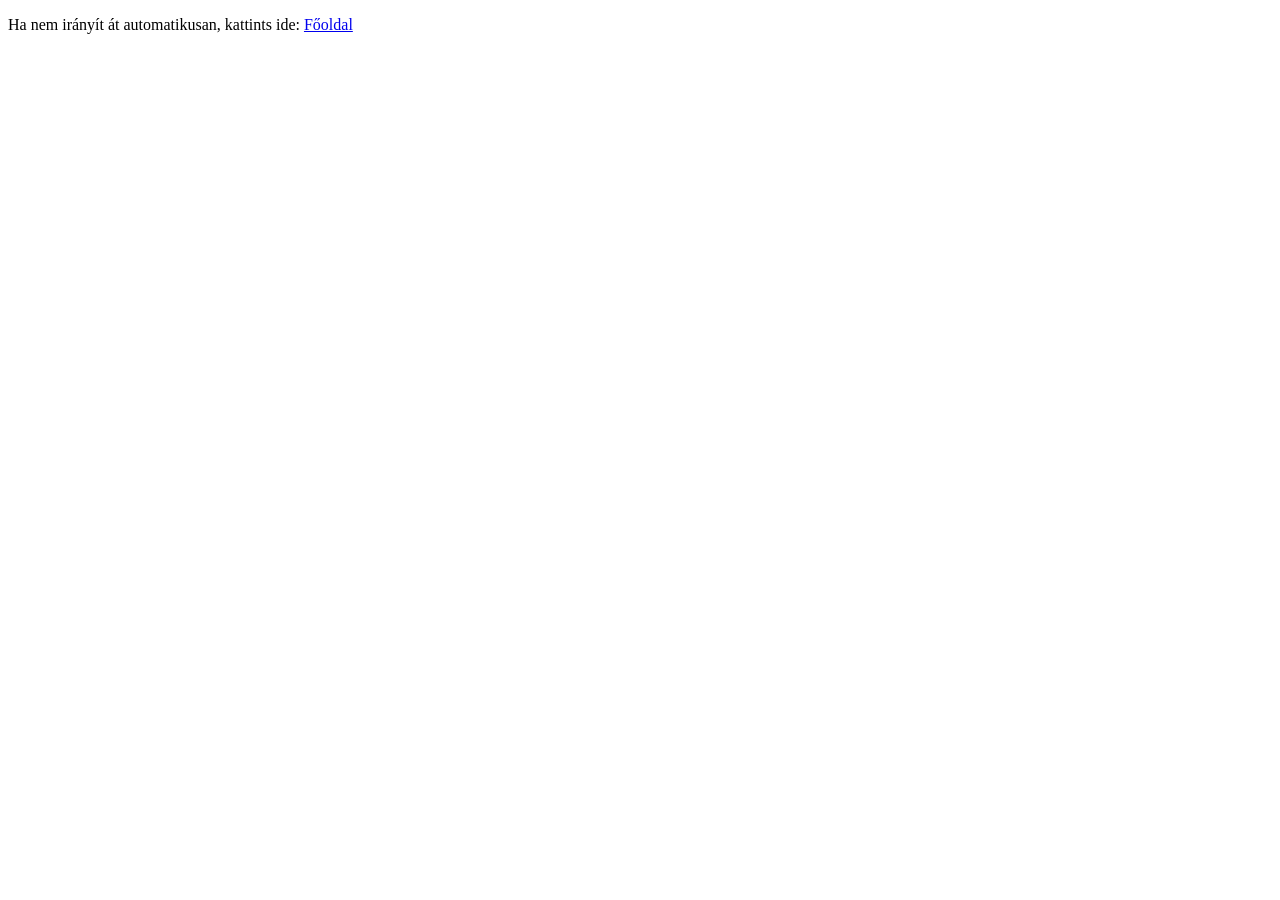
<file: index.html>
<!doctype html>
<html lang="hu">
  <head>
    <meta charset="utf-8" />
    <meta name="viewport" content="width=device-width, initial-scale=1" />
    <title>Átirányítás...</title>
  </head>
  <body>
    <p>Ha nem irányít át automatikusan, kattints ide: <a href="fooldal.html">Főoldal</a></p>
  </body>
</html>
</file>
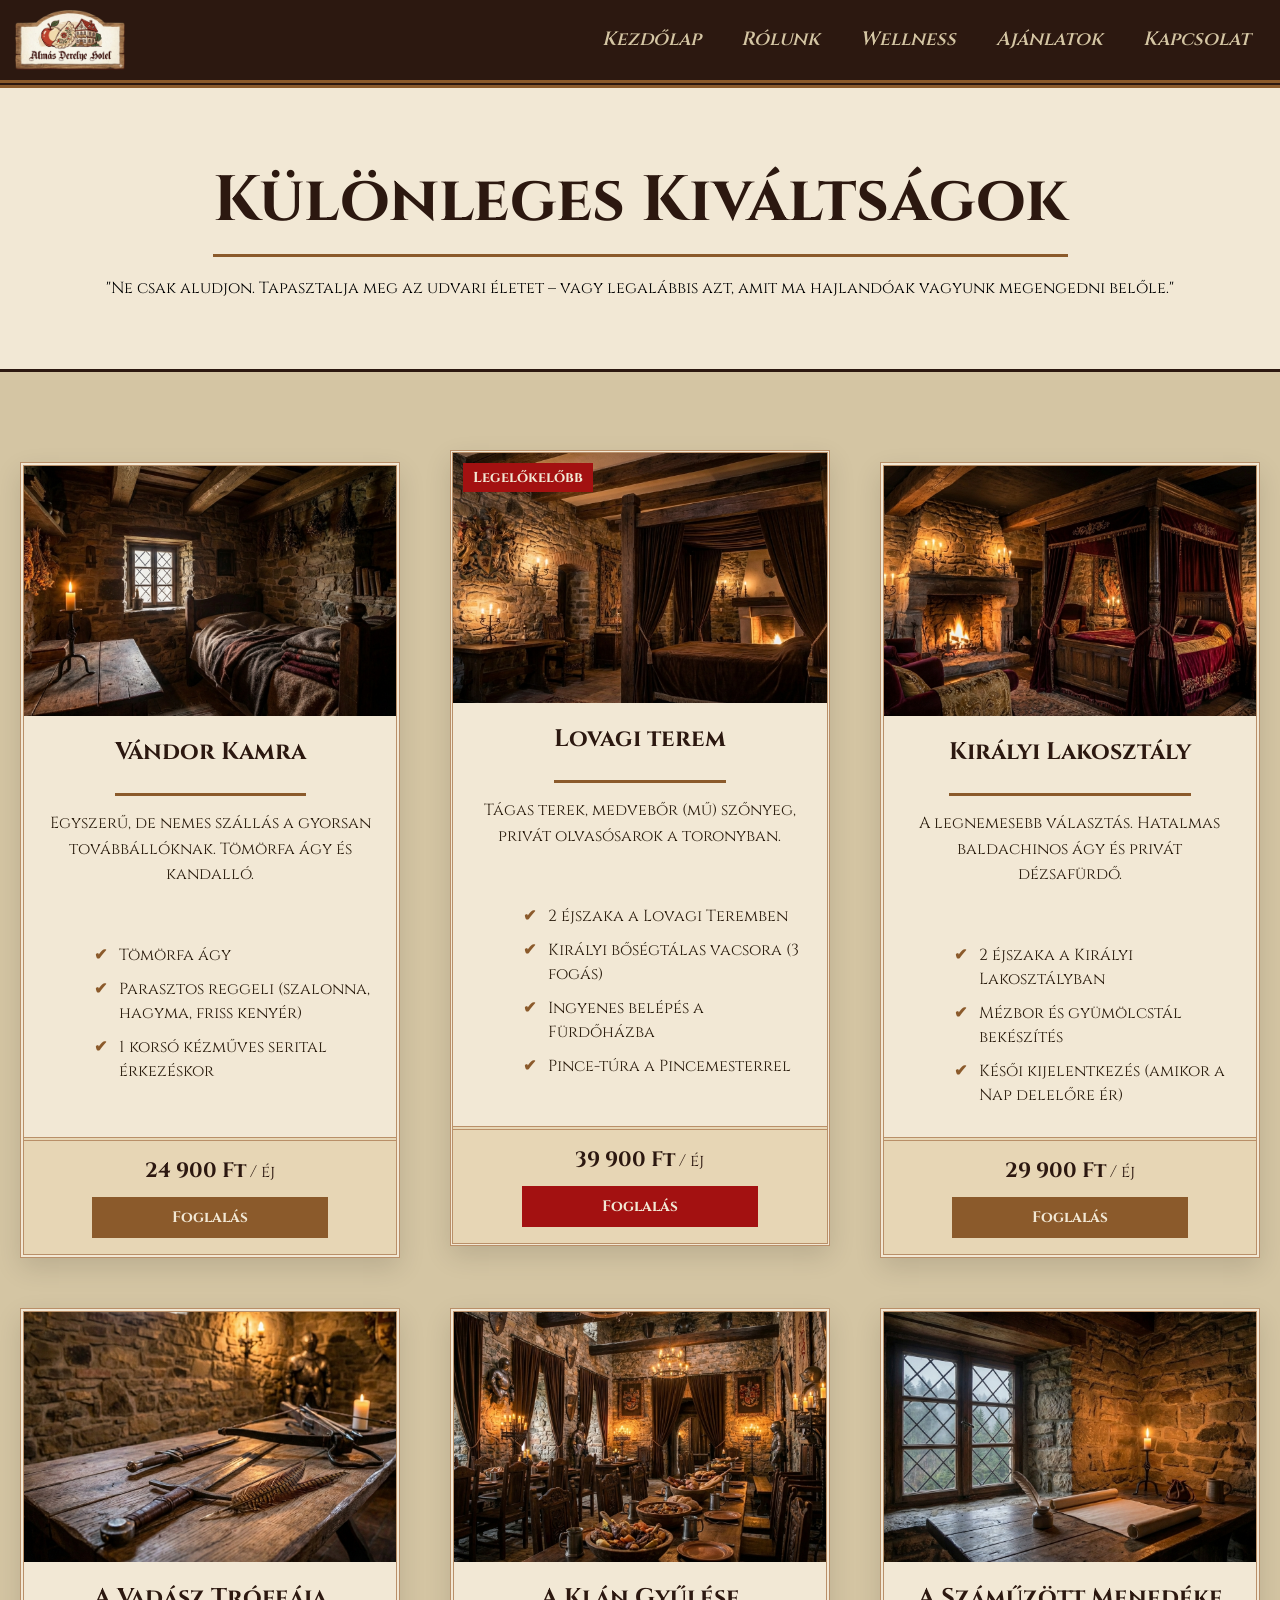
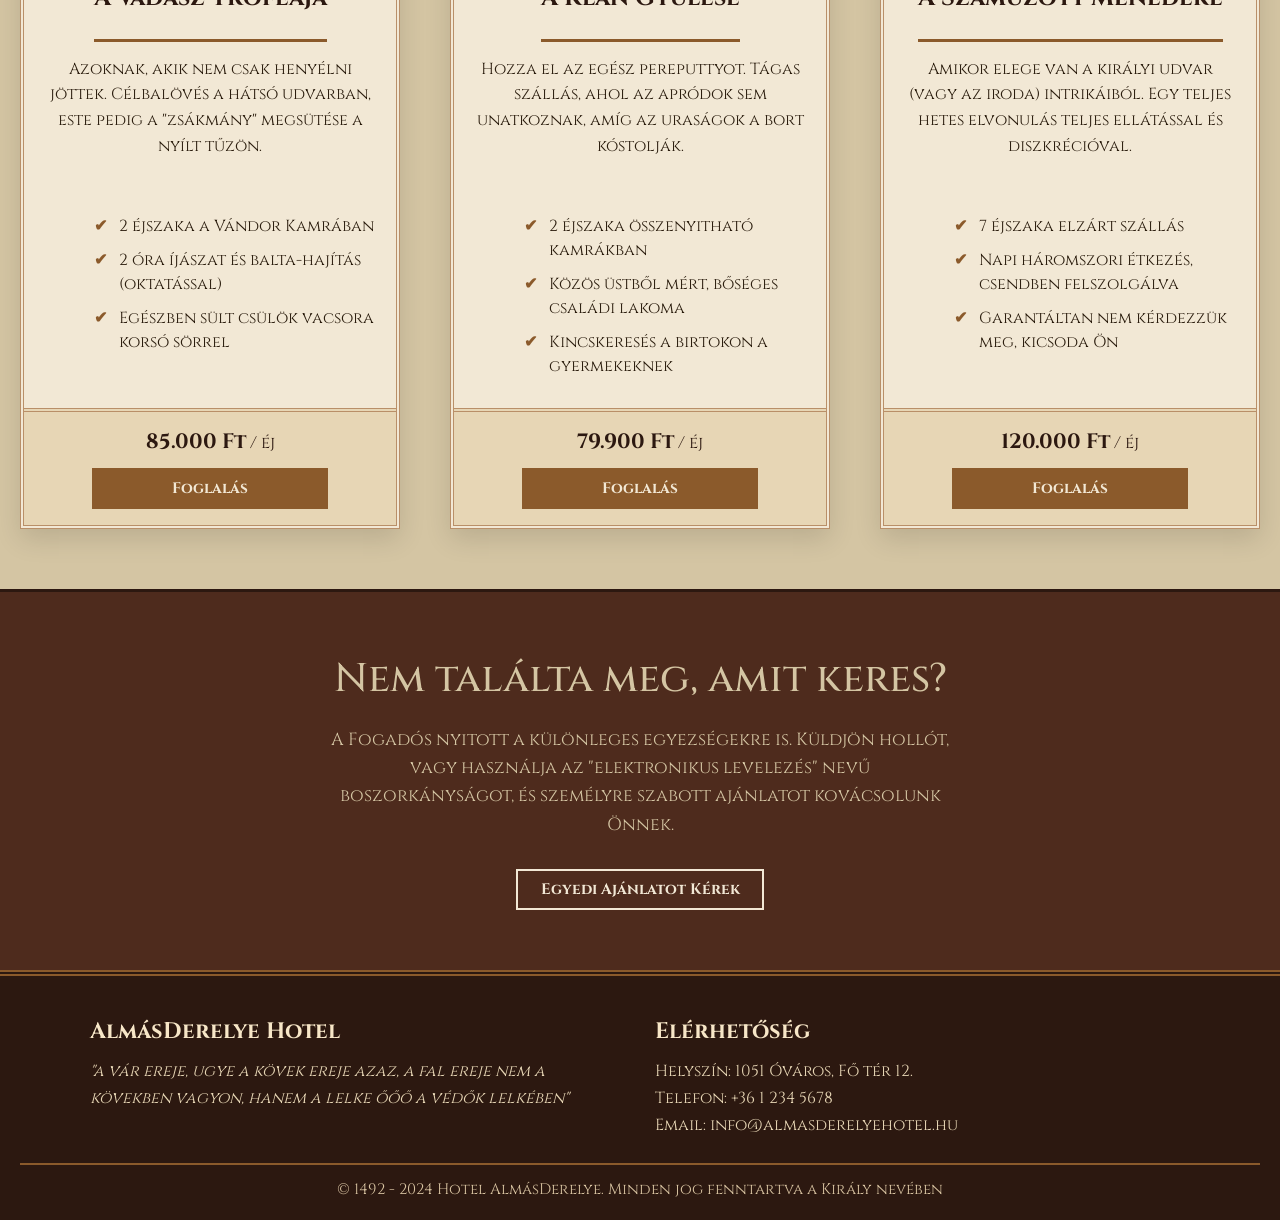
<file: ajanlatok.html>
<!DOCTYPE html>
<html lang="hu">
    <head>
        <meta charset="UTF-8">
        <meta name="viewport" content="width=device-width, initial-scale=1.0">
        <link rel="icon" href="images/favicon.ico" type="image/x-icon">
        <link rel="stylesheet" href="css/alap.css">
        <link rel="stylesheet" href="css/ajanlatok.css">
        <title>Ajánlatok - AlmásDerelye Hotel</title>
    </head>
    <body>

        <!-- NAVIGÁCIÓ -->
        <nav class="navbar">
            <div class="navbar-container">
                <a href="#" class="logo">
                    <img src="images/hatternelkul.png" alt="Logó">
                </a>

                <input type="checkbox" id="menu-toggle" class="menu-toggle">
                <label for="menu-toggle" class="hamburger">
                    <span></span>
                    <span></span>
                    <span></span>
                </label>

                <ul class="nav-links">
                    <li><a href="fooldal.html">Kezdőlap</a></li>
                    <li><a href="rolunk.html">Rólunk</a></li>
                    <li><a href="wellness.html">Wellness</a></li>
                    <li><a href="ajanlatok.html">Ajánlatok</a></li>
                    <li><a href="kapcsolat.html">Kapcsolat</a></li>
                </ul>
            </div>
        </nav>

        <!-- CÍM RÉSZLEG -->
        <div class="CimSzal">
            <h1>Különleges Kiváltságok</h1>
            <p>"Ne csak aludjon. Tapasztalja meg az udvari életet – vagy legalábbis azt, amit ma hajlandóak vagyunk megengedni belőle."</p>
        </div>

        <!-- AJÁNLATOK -->
        <div class="Ajanlatok">

            <!-- FELSŐ SOR KÁRTYÁK -->
            <div class="kartya-lista">

                <!-- Bal oldali -->
                <div class="kartya">
                    <div class="kartya-kep">
                        <img src="images/gnomelak.jpeg" alt="Vándor Kamra">
                    </div>
                    <div class="kartya-tartalom">
                        <h3>Vándor Kamra</h3>
                        <p>Egyszerű, de nemes szállás a gyorsan továbbállóknak. Tömörfa ágy és kandalló.</p>
                        <ul class="pipalista">
                            <li>Tömörfa ágy</li>
                            <li>Parasztos reggeli (szalonna, hagyma, friss kenyér)</li>
                            <li>1 korsó kézműves serital érkezéskor</li>
                        </ul>
                    </div>
                    <div class="kartya-ar">
                        <p><strong>24 900 Ft</strong> / éj</p>
                        <button type="button" class="kartya-gomb">Foglalás</button>
                    </div>
                </div>

                <!-- Középső (kiemelt) -->
                <div class="kartya kartya-kiemelt">
                    <div class="kartya-kep">
                        <p class="elokelo">Legelőkelőbb</p>
                        <img src="images/lovaglak.jpeg" alt="Lovagi terem">
                    </div>
                    <div class="kartya-tartalom">
                        <h3>Lovagi terem</h3>
                        <p>Tágas terek, medvebőr (mű) szőnyeg, privát olvasósarok a toronyban.</p>
                        <ul class="pipalista">
                            <li>2 éjszaka a Lovagi Teremben</li>
                            <li>Királyi bőségtálas vacsora (3 fogás)</li>
                            <li>Ingyenes belépés a Fürdőházba</li>
                            <li>Pince-túra a Pincemesterrel</li>
                        </ul>
                    </div>
                    <div class="kartya-ar">
                        <p><strong>39 900 Ft</strong> / éj</p>
                        <button type="button" class="kartya-gomb">Foglalás</button>
                    </div>
                </div>

                <!-- Jobb oldali -->
                <div class="kartya">
                    <div class="kartya-kep">
                        <img src="images/kiralylak.jpeg" alt="Királyi Lakosztály">
                    </div>
                    <div class="kartya-tartalom">
                        <h3>Királyi Lakosztály</h3>
                        <p>A legnemesebb választás. Hatalmas baldachinos ágy és privát dézsafürdő.</p>
                        <ul class="pipalista">
                            <li>2 éjszaka a Királyi Lakosztályban</li>
                            <li>Mézbor és gyümölcstál bekészítés</li>
                            <li>Késői kijelentkezés (amikor a Nap delelőre ér)</li>
                        </ul>
                    </div>
                    <div class="kartya-ar">
                        <p><strong>29 900 Ft</strong> / éj</p>
                        <button type="button" class="kartya-gomb">Foglalás</button>
                    </div>
                </div>

            </div>

            <!-- ALSÓ SOR KÁRTYÁK -->
            <div class="kartya-lista">

                <!-- Bal oldali -->
                <div class="kartya">
                    <div class="kartya-kep">
                        <img src="images/fegyver.jpeg" alt="Íj és nyílvesszők">
                    </div>
                    <div class="kartya-tartalom">
                        <h3>A Vadász Trófeája</h3>
                        <p>Azoknak, akik nem csak henyélni jöttek. Célbalövés a hátsó udvarban, este pedig a "zsákmány" megsütése a nyílt tűzön.</p>
                        <ul class="pipalista">
                            <li>2 éjszaka a Vándor Kamrában</li>
                            <li>2 óra íjászat és balta-hajítás (oktatással)</li>
                            <li>Egészben sült csülök vacsora korsó sörrel</li>
                        </ul>
                    </div>
                    <div class="kartya-ar">
                        <p><strong>85.000 Ft</strong> / éj</p>
                        <button type="button" class="kartya-gomb">Foglalás</button>
                    </div>
                </div>

                <!-- Középső -->
                <div class="kartya">
                    <div class="kartya-kep">
                        <img src="images/klangyules.jpeg" alt="Hosszú faasztal">
                    </div>
                    <div class="kartya-tartalom">
                        <h3>A Klán Gyűlése</h3>
                        <p>Hozza el az egész pereputtyot. Tágas szállás, ahol az apródok sem unatkoznak, amíg az uraságok a bort kóstolják.</p>
                        <ul class="pipalista">
                            <li>2 éjszaka összenyitható kamrákban</li>
                            <li>Közös üstből mért, bőséges családi lakoma</li>
                            <li>Kincskeresés a birtokon a gyermekeknek</li>
                        </ul>
                    </div>
                    <div class="kartya-ar">
                        <p><strong>79.900 Ft</strong> / éj</p>
                        <button type="button" class="kartya-gomb">Foglalás</button>
                    </div>
                </div>

                <!-- Jobb oldali -->
                <div class="kartya">
                    <div class="kartya-kep">
                        <img src="images/szamuzott.jpeg" alt="Egy magányos ablak">
                    </div>
                    <div class="kartya-tartalom">
                        <h3>A Száműzött Menedéke</h3>
                        <p>Amikor elege van a királyi udvar (vagy az iroda) intrikáiból. Egy teljes hetes elvonulás teljes ellátással és diszkrécióval.</p>
                        <ul class="pipalista">
                            <li>7 éjszaka elzárt szállás</li>
                            <li>Napi háromszori étkezés, csendben felszolgálva</li>
                            <li>Garantáltan nem kérdezzük meg, kicsoda Ön</li>
                        </ul>
                    </div>
                    <div class="kartya-ar">
                        <p><strong>120.000 Ft</strong> / éj</p>
                        <button type="button" class="kartya-gomb">Foglalás</button>
                    </div>
                </div>

            </div>
        </div>

        <!-- EGYEDI AJÁNLAT -->
        <div class="EgyediAjanlat">
            <h2>Nem találta meg, amit keres?</h2>
            <p>A Fogadós nyitott a különleges egyezségekre is. Küldjön hollót, vagy használja az "elektronikus levelezés" nevű boszorkányságot, és személyre szabott ajánlatot kovácsolunk Önnek.</p>
            <button type="button" class="EgyediAjanlat-gomb">Egyedi Ajánlatot Kérek</button>
        </div>

        <!-- FOOTER RÉSZLEG -->
        <footer class="footer">
            <div class="footer-tartalom">
                <div class="footer-oszlop">
                    <h3>AlmásDerelye Hotel</h3>
                    <p class="footer-idezet">"a vár ereje, ugye a kövek ereje azaz, a fal ereje nem a kövekben vagyon, hanem a lelke őőő a védők lelkében"</p>
                </div>
                <div class="footer-oszlop">
                    <h3>Elérhetőség</h3>
                    <p>Helyszín: 1051 Óváros, Fő tér 12.</p>
                    <p>Telefon: +36 1 234 5678</p>
                    <p>Email: info@almasderelyehotel.hu</p>
                </div>
            </div>
            <div class="footer-jog">© 1492 - 2024 Hotel AlmásDerelye. Minden jog fenntartva a Király nevében</div>
        </footer>

    </body>
</html>
</file>
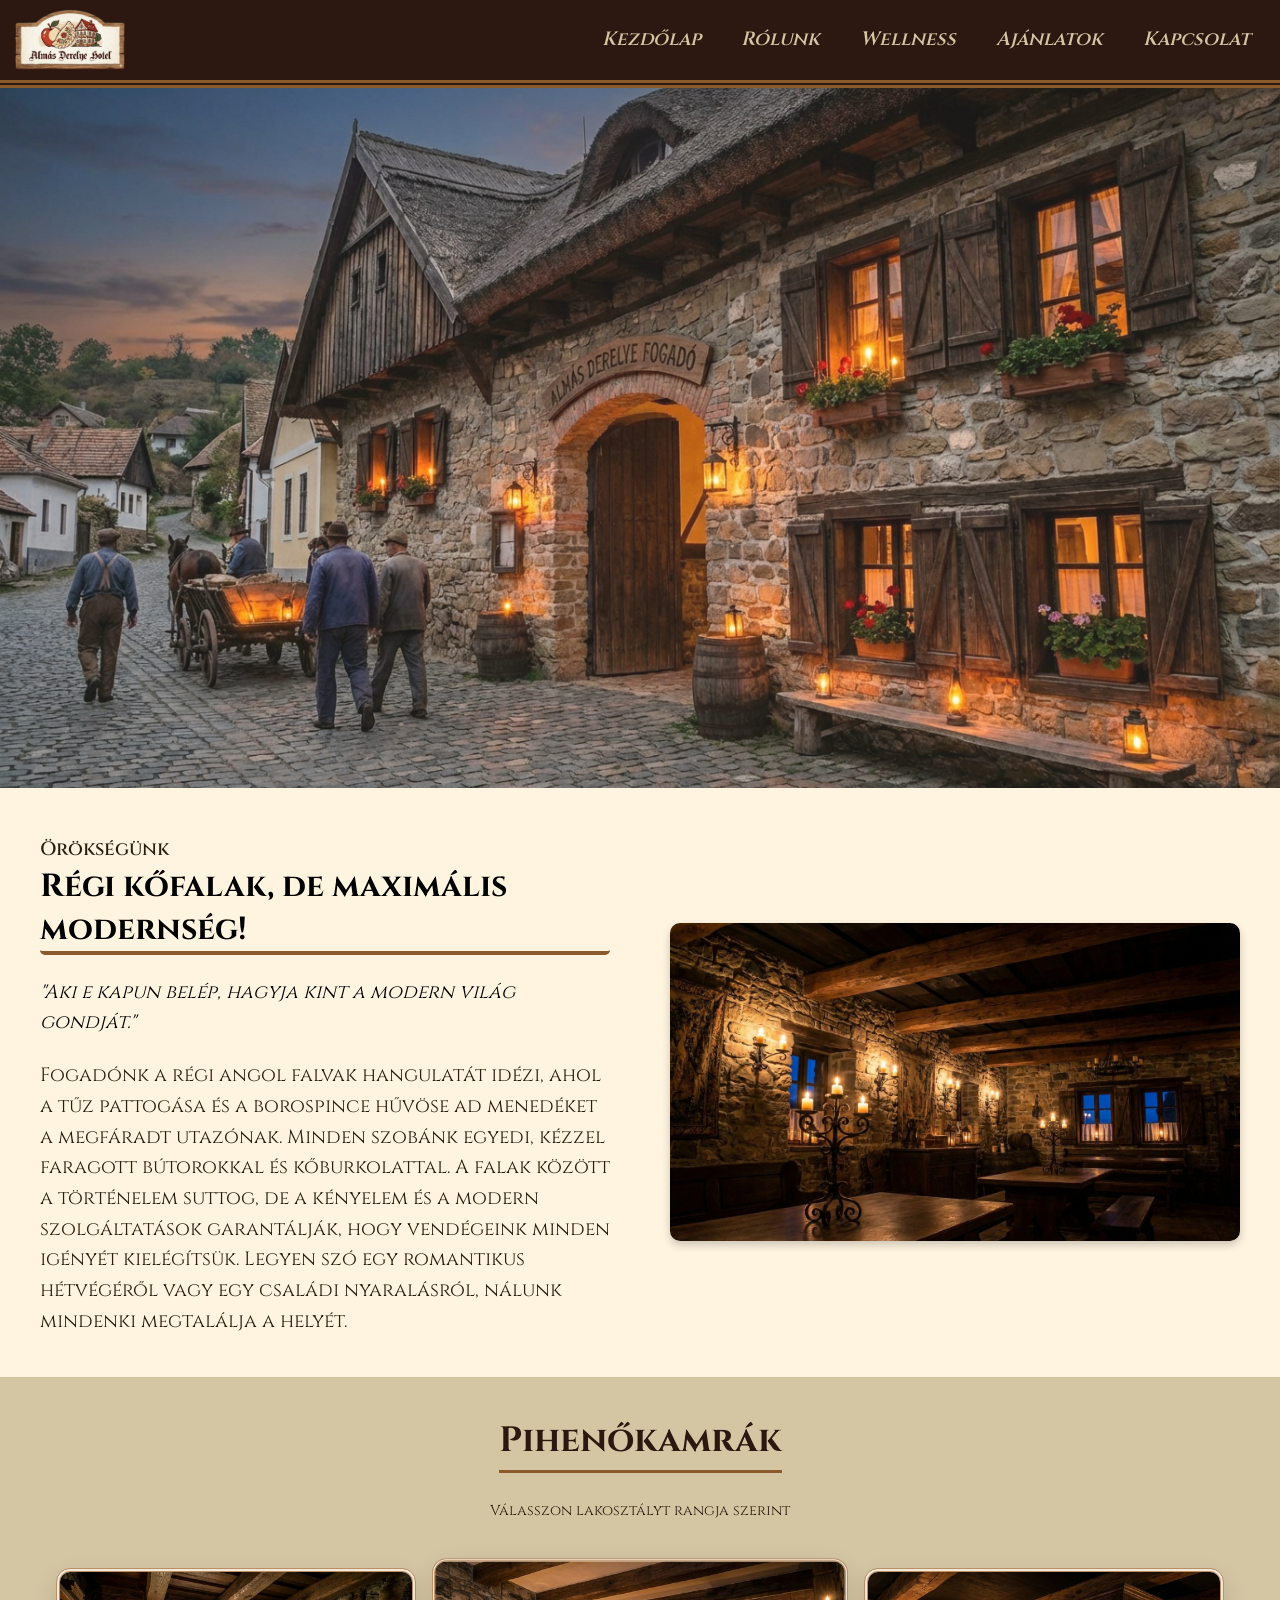
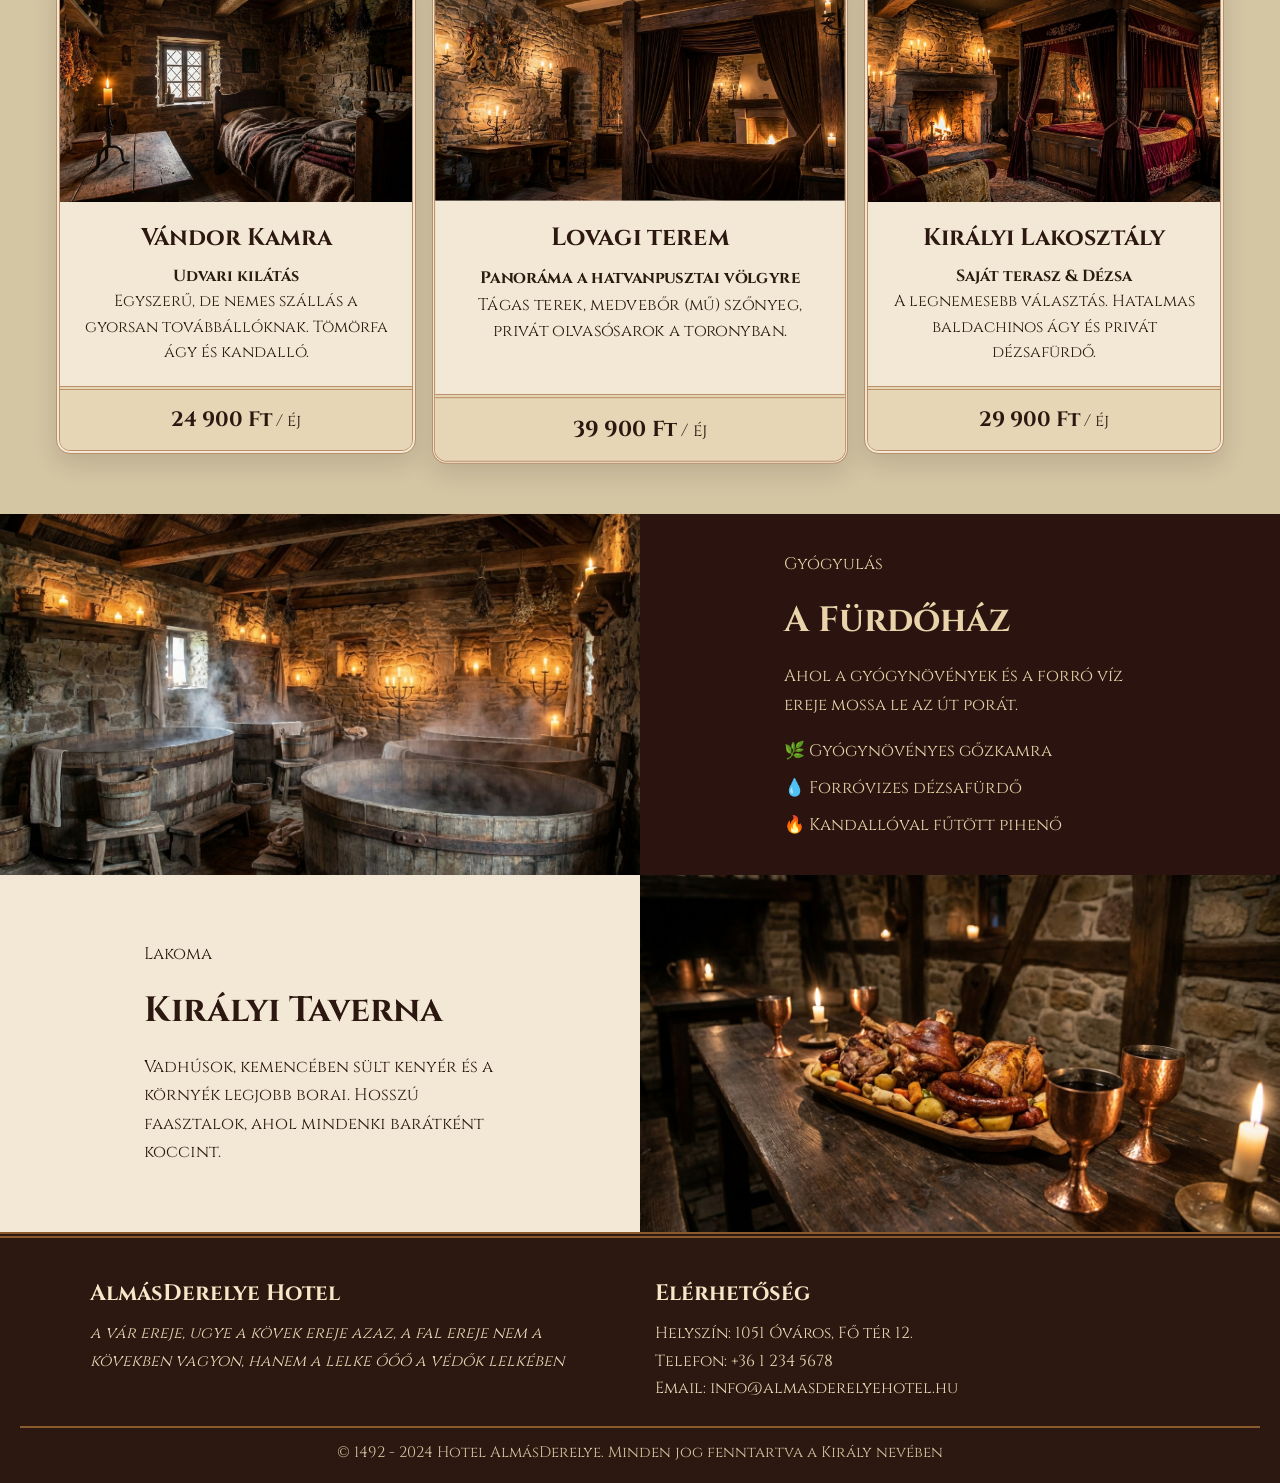
<file: fooldal.html>
<!DOCTYPE html>
<html lang="hu">
    <head>
        <meta charset="UTF-8">
        <meta name="viewport" content="width=device-width, initial-scale=1.0">
        <link rel="icon" href="images/favicon.ico" type="image/x-icon">
        <link rel="stylesheet" href="css/alap.css">
        <link rel="stylesheet" href="css/fooldal.css">
        <title>Főoldal - AlmásDerelye Hotel</title>
    </head>
    <body>

        <!-- NAVIGÁCIÓ -->
        <nav class="navbar">
            <div class="navbar-container">
                <a href="#" class="logo">
                    <img src="images/hatternelkul.png" alt="Logó">
                </a>

                <input type="checkbox" id="menu-toggle" class="menu-toggle">
                <label for="menu-toggle" class="hamburger">
                    <span></span>
                    <span></span>
                    <span></span>
                </label>

                <ul class="nav-links">
                    <li><a href="fooldal.html">Kezdőlap</a></li>
                    <li><a href="rolunk.html">Rólunk</a></li>
                    <li><a href="wellness.html">Wellness</a></li>
                    <li><a href="ajanlatok.html">Ajánlatok</a></li>
                    <li><a href="kapcsolat.html">Kapcsolat</a></li>
                </ul>
            </div>
        </nav>

        <!-- NAGYKÉP RÉSZLEG -->
        <div class="nagykep">
            <img src="images/Fogadokivul.jpeg" alt="AlmásDerelye Hotel">
        </div>

        <!-- TÖRTÉNET RÉSZLEG -->
        <div class="Fogadoforesz">
            <div class="bal">
                <p class="balindex">Örökségünk</p>
                <h1>Régi kőfalak, de maximális modernség!</h1>
                <br>
                <p class="balidezet">"Aki e kapun belép, hagyja kint a modern világ gondját."</p>
                <br>
                <p class="balkisebb">
                    Fogadónk a régi angol falvak hangulatát idézi, ahol a tűz pattogása és a borospince hűvöse ad menedéket a megfáradt utazónak.
                    Minden szobánk egyedi, kézzel faragott bútorokkal és kőburkolattal. A falak között a történelem suttog, de a kényelem és a modern
                    szolgáltatások garantálják, hogy vendégeink minden igényét kielégítsük. Legyen szó egy romantikus hétvégéről vagy egy családi
                    nyaralásról, nálunk mindenki megtalálja a helyét.
                </p>
            </div>
            <div class="jobb">
                <img src="images/fogadoforesz.jpeg" alt="Hotel kép">
            </div>
        </div>

        <!-- HÁROM KÁRTYA -->
        <div class="PihenoForesz">
            <h2 class="kartya-cim">Pihenőkamrák</h2>
            <p class="kartya-kisebb">Válasszon lakosztályt rangja szerint</p>
            <div class="kartya-lista">

                <!-- Bal oldali -->
                <div class="kartya">
                    <div class="kartya-kep">
                        <img src="images/gnomelak.jpeg" alt="Vándor Kamra">
                    </div>
                    <div class="kartya-tartalom">
                        <h3>Vándor Kamra</h3>
                        <p class="kicsibarna">Udvari kilátás</p>
                        <p>Egyszerű, de nemes szállás a gyorsan továbbállóknak. Tömörfa ágy és kandalló.</p>
                    </div>
                    <div class="kartya-ar">
                        <p><strong>24 900 Ft</strong> / éj</p>
                    </div>
                </div>

                <!-- Középső (kiemelt) -->
                <div class="kartya kartya-kiemelt">
                    <div class="kartya-kep">
                        <img src="images/lovaglak.jpeg" alt="Lovagi terem">
                    </div>
                    <div class="kartya-tartalom">
                        <h3>Lovagi terem</h3>
                        <p class="kicsibarna">Panoráma a hatvanpusztai völgyre</p>
                        <p>Tágas terek, medvebőr (mű) szőnyeg, privát olvasósarok a toronyban.</p>
                    </div>
                    <div class="kartya-ar">
                        <p><strong>39 900 Ft</strong> / éj</p>
                    </div>
                </div>

                <!-- Jobb oldali -->
                <div class="kartya">
                    <div class="kartya-kep">
                        <img src="images/kiralylak.jpeg" alt="Királyi Lakosztály">
                    </div>
                    <div class="kartya-tartalom">
                        <h3>Királyi Lakosztály</h3>
                        <p class="kicsibarna">Saját terasz & Dézsa</p>
                        <p>A legnemesebb választás. Hatalmas baldachinos ágy és privát dézsafürdő.</p>
                    </div>
                    <div class="kartya-ar">
                        <p><strong>29 900 Ft</strong> / éj</p>
                    </div>
                </div>

            </div>
        </div>

        <!-- KOCKÁS JOB-BAL RÉSZLEG -->
        <div class="Kocka">
            <div class="kocka fenti">
                <div class="kocka bal-kep">
                    <img src="images/dezsa.jpeg" alt="Medence">
                </div>
                <div class="kocka jobb-szoveg">
                    <p>Gyógyulás</p>
                    <h1>A Fürdőház</h1>
                    <p>Ahol a gyógynövények és a forró víz ereje mossa le az út porát.</p>
                    <ul>
                        <li>🌿 Gyógynövényes gőzkamra</li>
                        <li>💧 Forróvizes dézsafürdő</li>
                        <li>🔥 Kandallóval fűtött pihenő</li>
                    </ul>
                </div>
            </div>
            <div class="kocka also">
                <div class="kocka bal-szoveg">
                    <p>Lakoma</p>
                    <h1>Királyi Taverna</h1>
                    <p>Vadhúsok, kemencében sült kenyér és a környék legjobb borai. Hosszú faasztalok, ahol mindenki barátként koccint.</p>
                </div>
                <div class="kocka jobb-kep">
                    <img src="images/etterem.jpeg" alt="Medence">
                </div>
            </div>
        </div>

        <!-- FOOTER RÉSZLEG -->
        <footer class="footer">
            <div class="footer-tartalom">
                <div class="footer-oszlop">
                    <h3>AlmásDerelye Hotel</h3>
                    <p class="footer-idezet">a vár ereje, ugye a kövek ereje azaz, a fal ereje nem a kövekben vagyon, hanem a lelke őőő a védők lelkében</p>
                </div>
                <div class="footer-oszlop">
                    <h3>Elérhetőség</h3>
                    <p>Helyszín: 1051 Óváros, Fő tér 12.</p>
                    <p>Telefon: +36 1 234 5678</p>
                    <p>Email: info@almasderelyehotel.hu</p>
                </div>
            </div>
            <div class="footer-jog">© 1492 - 2024 Hotel AlmásDerelye. Minden jog fenntartva a Király nevében</div>
        </footer>

    </body>
</html>
</file>
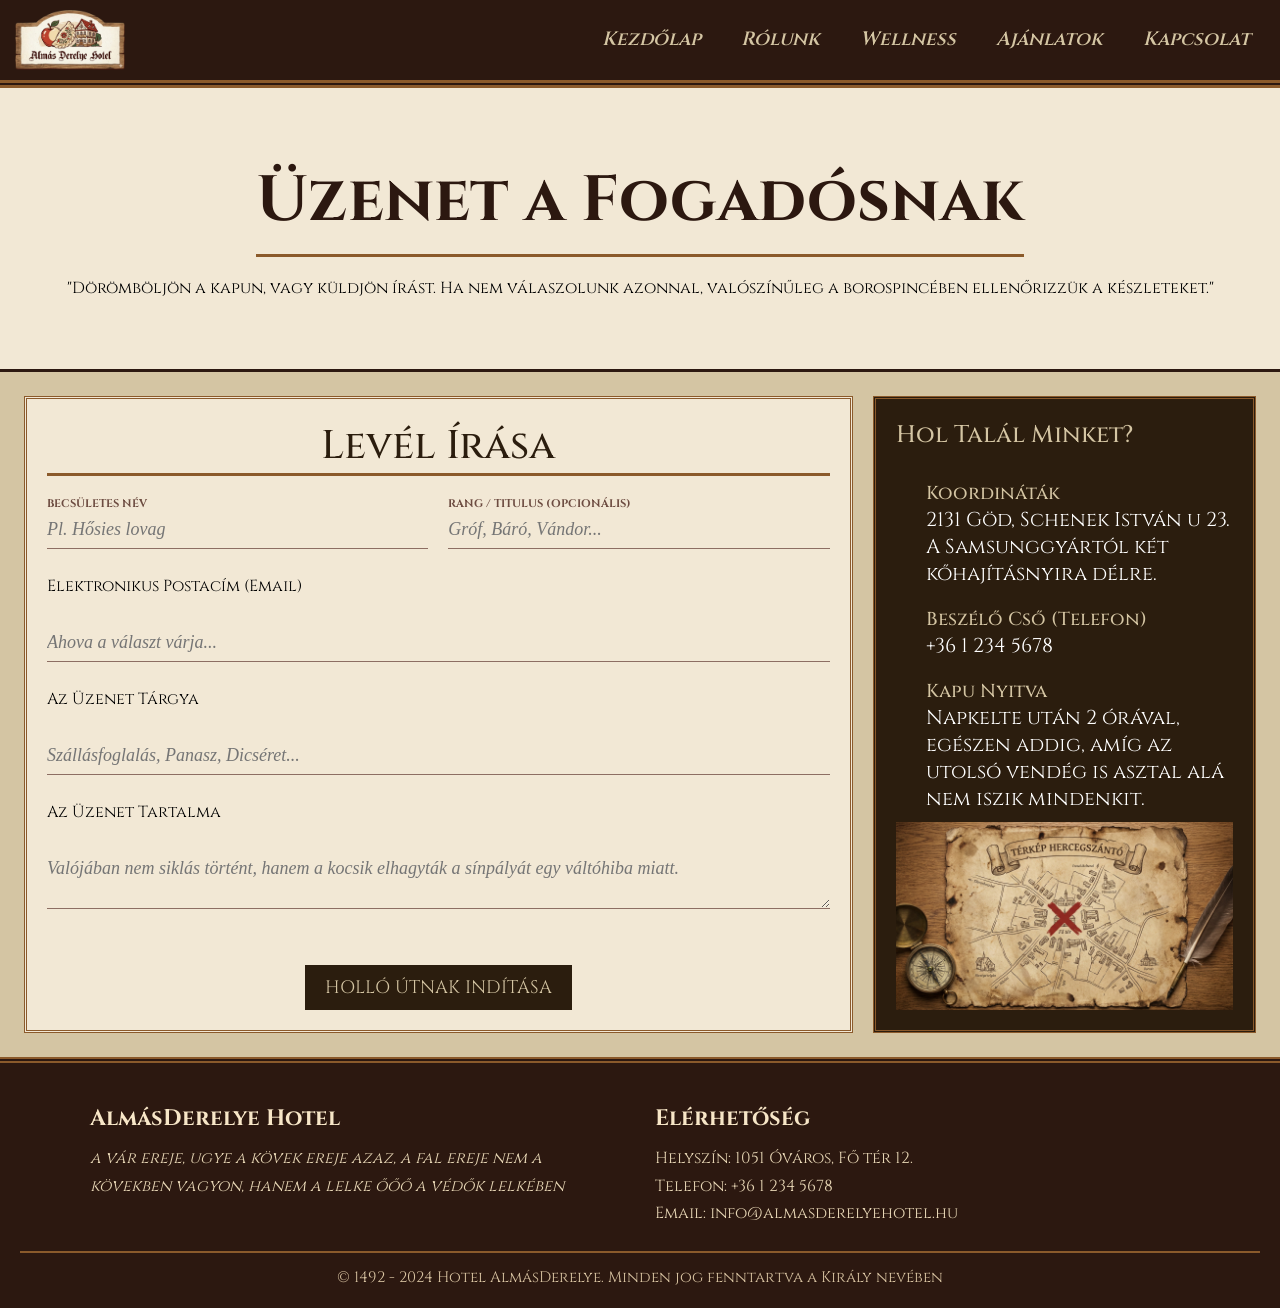
<file: kapcsolat.html>
<!DOCTYPE html>
<html lang="hu">
    <head>
        <meta charset="UTF-8">
        <meta name="viewport" content="width=device-width, initial-scale=1.0">
        <link rel="icon" href="images/favicon.ico" type="image/x-icon">
        <link rel="stylesheet" href="css/alap.css">
        <link rel="stylesheet" href="css/kapcsolat.css">
        <title>Kapcsolat - AlmásDerelye Hotel</title>
    </head>
    <body>

        <!-- NAVIGÁCIÓ -->
        <nav class="navbar">
            <div class="navbar-container">
                <a href="#" class="logo">
                    <img src="images/hatternelkul.png" alt="Logó">
                </a>

                <input type="checkbox" id="menu-toggle" class="menu-toggle">
                <label for="menu-toggle" class="hamburger">
                    <span></span>
                    <span></span>
                    <span></span>
                </label>

                <ul class="nav-links">
                    <li><a href="fooldal.html">Kezdőlap</a></li>
                    <li><a href="rolunk.html">Rólunk</a></li>
                    <li><a href="wellness.html">Wellness</a></li>
                    <li><a href="ajanlatok.html">Ajánlatok</a></li>
                    <li><a href="kapcsolat.html">Kapcsolat</a></li>
                </ul>
            </div>
        </nav>

        <!-- CÍM RÉSZLEG -->
        <div class="CimSzal">
            <h1>Üzenet a Fogadósnak</h1>
            <p>"Dörömböljön a kapun, vagy küldjön írást. Ha nem válaszolunk azonnal, valószínűleg a borospincében ellenőrizzük a készleteket."</p>
        </div>

        <!-- ÜZENET RÉSZLEG -->
        <div class="uzenet">

            <!-- BAL OLDAL - FORM -->
            <div class="uzenet-bal">
                <div class="uzenet-form">
                    <h1>Levél Írása</h1>
                    <div class="nevek">
                        <div>
                            <p>BECSÜLETES NÉV</p>
                            <input type="text" placeholder="Pl. Hősies lovag">
                        </div>
                        <div>
                            <p>RANG / TITULUS (OPCIONÁLIS)</p>
                            <input type="text" placeholder="Gróf, Báró, Vándor...">
                        </div>
                    </div>
                </div>

                <p>Elektronikus Postacím (Email)</p>
                <input type="text" placeholder="Ahova a választ várja...">

                <p>Az Üzenet Tárgya</p>
                <input type="text" placeholder="Szállásfoglalás, Panasz, Dicséret...">

                <p>Az Üzenet Tartalma</p>
                <textarea placeholder="Valójában nem siklás történt, hanem a kocsik elhagyták a sínpályát egy váltóhiba miatt."></textarea>

                <div class="kuldes-gomb">
                    <button type="button">HOLLÓ ÚTNAK INDÍTÁSA</button>
                </div>
            </div>

            <!-- JOBB OLDAL - INFÓ -->
            <div class="uzenet-jobb">
                <div class="Talalat">
                    <h2>Hol Talál Minket?</h2>

                    <h3>Koordináták</h3>
                    <p>2131 Göd, Schenek István u 23. A Samsunggyártól két kőhajításnyira délre.</p>

                    <h3>Beszélő Cső (Telefon)</h3>
                    <p>+36 1 234 5678</p>

                    <h3>Kapu Nyitva</h3>
                    <p>Napkelte után 2 órával, egészen addig, amíg az utolsó vendég is asztal alá nem iszik mindenkit.</p>
                </div>

                <div class="jobb-kep">
                    <img src="images/guglimap.jpeg" alt="Kapcsolat">
                </div>
            </div>

        </div>

        <!-- FOOTER RÉSZLEG -->
        <footer class="footer">
            <div class="footer-tartalom">
                <div class="footer-oszlop">
                    <h3>AlmásDerelye Hotel</h3>
                    <p class="footer-idezet">a vár ereje, ugye a kövek ereje azaz, a fal ereje nem a kövekben vagyon, hanem a lelke őőő a védők lelkében</p>
                </div>
                <div class="footer-oszlop">
                    <h3>Elérhetőség</h3>
                    <p>Helyszín: 1051 Óváros, Fő tér 12.</p>
                    <p>Telefon: +36 1 234 5678</p>
                    <p>Email: info@almasderelyehotel.hu</p>
                </div>
            </div>
            <div class="footer-jog">© 1492 - 2024 Hotel AlmásDerelye. Minden jog fenntartva a Király nevében</div>
        </footer>

    </body>
</html>
</file>
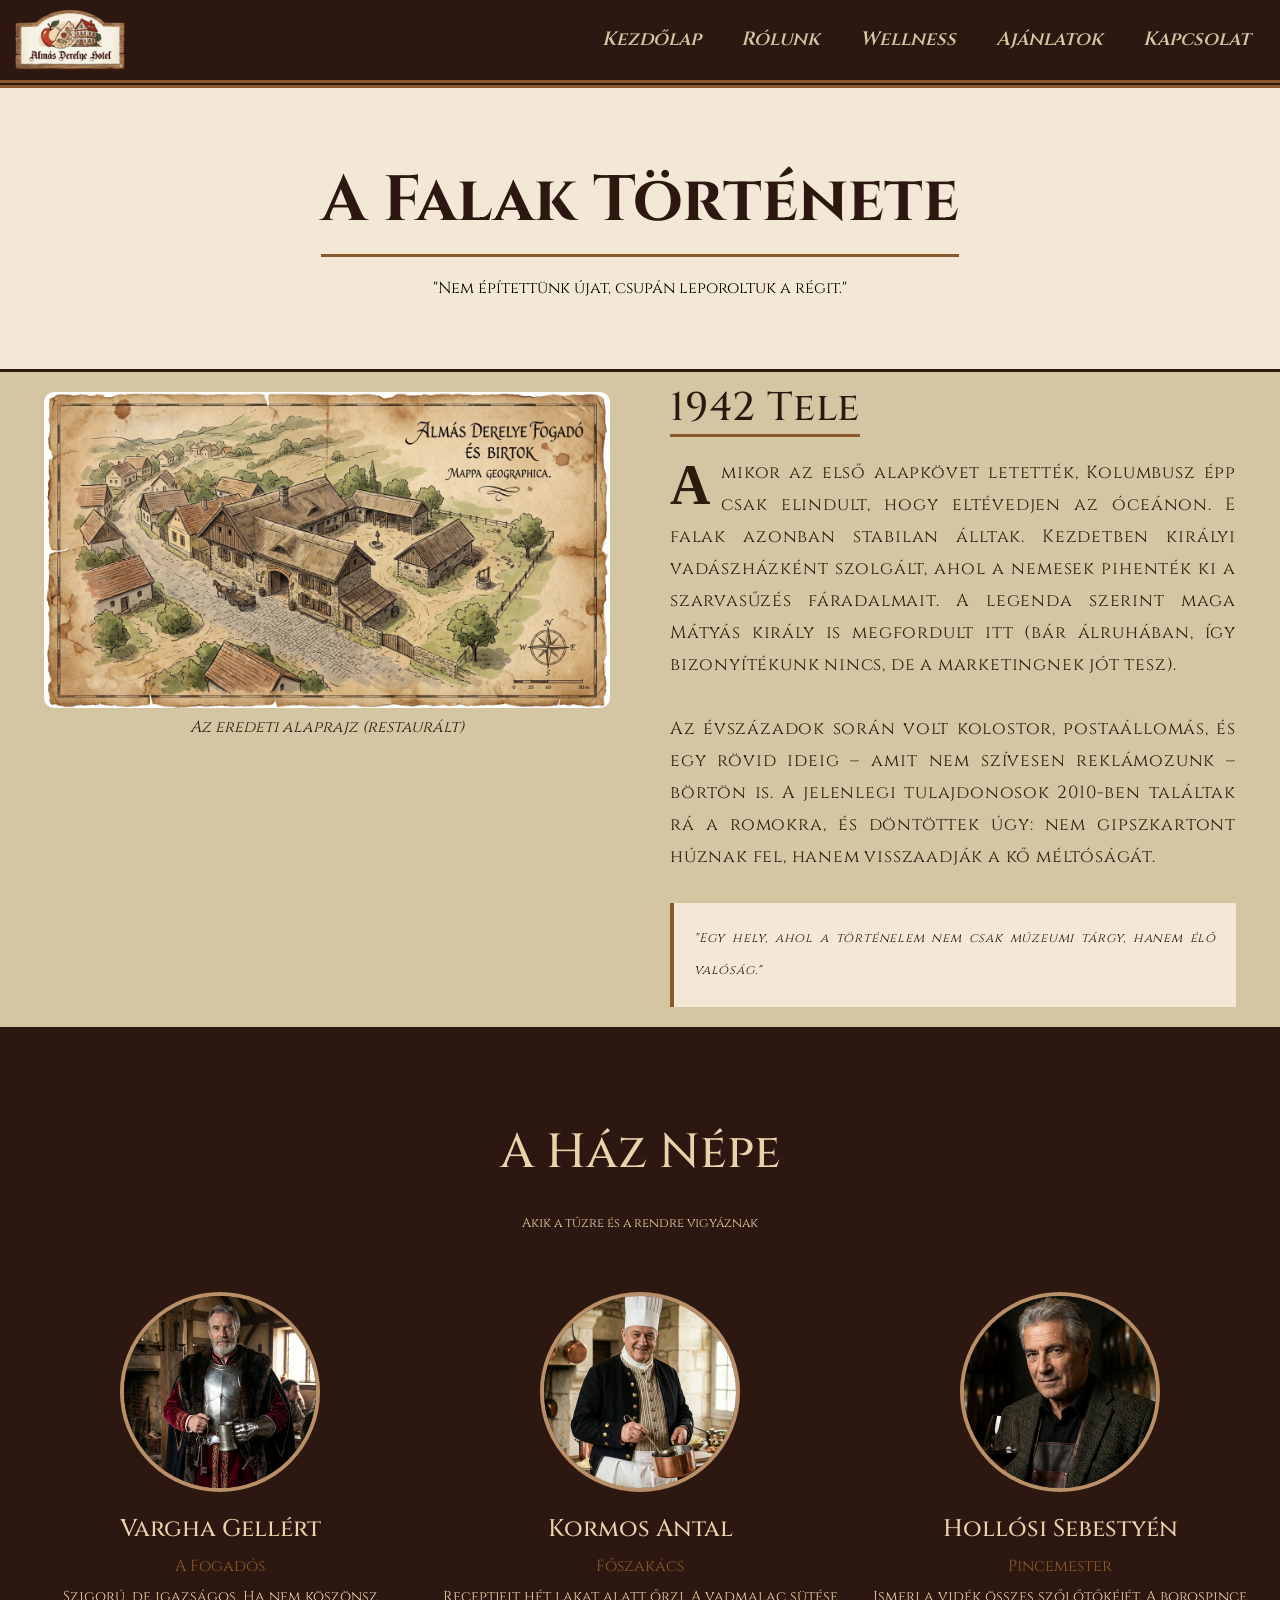
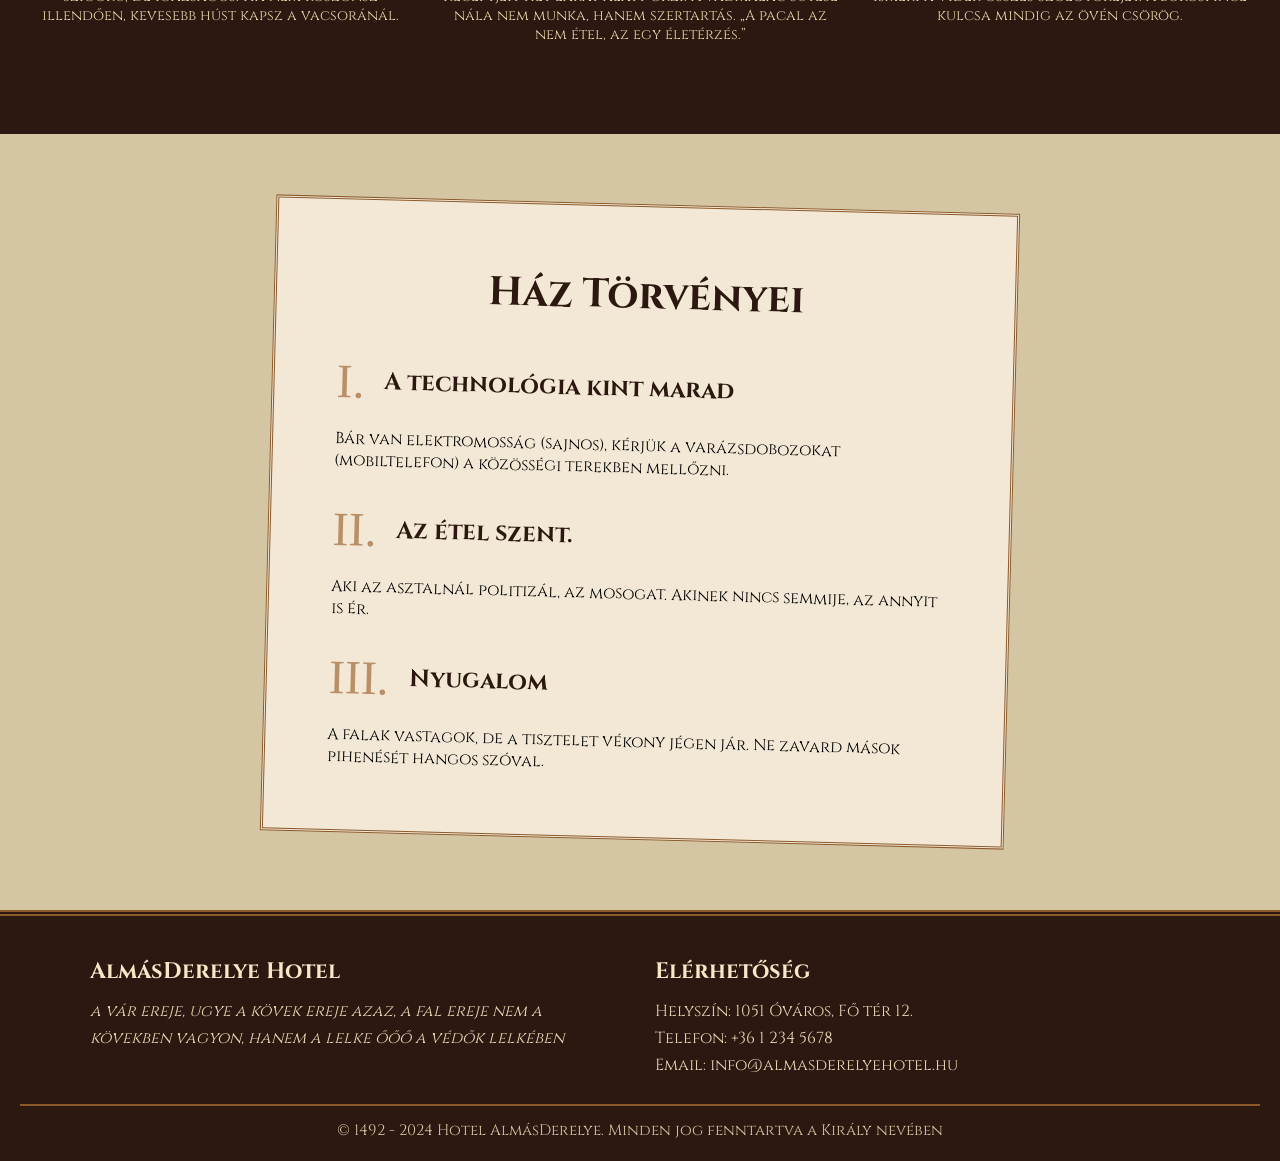
<file: rolunk.html>
<!DOCTYPE html>
<html lang="en">
    <head>
        <meta charset="UTF-8">
        <meta name="viewport" content="width=device-width, initial-scale=1.0">
        <link rel="icon" href="images/favicon.ico" type="image/x-icon">
        <link rel="stylesheet" href="css/alap.css">
        <link rel="stylesheet" href="css/rolunk.css">
        <title>Rólunk - AlmásDerelye Hotel</title>
    </head>
    <body>
        <nav class="navbar">
            <div class="navbar-container">
                <a href="#" class="logo">
                    <img src="images/hatternelkul.png" alt="Logó">
                </a>

                <input type="checkbox" id="menu-toggle" class="menu-toggle">
                <label for="menu-toggle" class="hamburger">
                    <span></span>
                    <span></span>
                    <span></span>
                </label>

                <ul class="nav-links">
                    <li><a href="fooldal.html">Kezdőlap</a></li>
                    <li><a href="rolunk.html">Rólunk</a></li>
                    <li><a href="wellness.html">Wellness</a></li>
                    <li><a href="ajanlatok.html">Ajánlatok</a></li>
                    <li><a href="kapcsolat.html">Kapcsolat</a></li>
                </ul>
            </div>
        </nav>

        <!-- Cím részleg -->
        <div class="CimSzal">
            <h1>A Falak Története</h1>
            <p>"Nem építettünk újat, csupán leporoltuk a régit."</p>
        </div>

        <!-- TÖRTÉNET -->
        <div class="TortenetSzal">
            <div class="TortenetSzal-Kep">
                <img src="images/terkep.jpeg" alt="Térkép">
                <p class="Kep-alairas">Az eredeti alaprajz (restaurált)</p>
            </div>
            <div class="TortenetSzal-Szoveg">
                <h1>1942 Tele</h1>
                <p class="Szoveg-mese">
                    A mikor az első alapkövet letették, Kolumbusz épp csak elindult, hogy eltévedjen az óceánon.
                    E falak azonban stabilan álltak. Kezdetben királyi vadászházként szolgált, ahol a nemesek
                    pihenték ki a szarvasűzés fáradalmait. A legenda szerint maga Mátyás király is megfordult
                    itt (bár álruhában, így bizonyítékunk nincs, de a marketingnek jót tesz).
                </p>
                <br>
                <p class="Szoveg-mese">
                    Az évszázadok során volt kolostor, postaállomás, és egy rövid ideig – amit nem szívesen
                    reklámozunk – börtön is. A jelenlegi tulajdonosok 2010-ben találtak rá a romokra, és
                    döntöttek úgy: nem gipszkartont húznak fel, hanem visszaadják a kő méltóságát.
                </p>
                <div class="TortenetSzal-idezet">
                    <p>"Egy hely, ahol a történelem nem csak múzeumi tárgy, hanem élő valóság."</p>
                </div>
            </div>
        </div>

        <!-- Felszolgálóink -->
        <div class="Felszolgalok">
            <h2 class="Felszolgalok-cim">A Ház Népe</h2>
            <p class="Felszolgalok-kisebb">Akik a tűzre és a rendre vigyáznak</p>
            <div class="Felszolgalok-kartya-lista">

                <!-- Első alkalmazott -->
                <div class="Felszolgalok-kartya">
                    <div class="kartya-kep">
                        <img src="images/fogados.jpeg" alt="">
                    </div>
                    <div class="kartya-tartalom">
                        <h3>Vargha Gellért</h3>
                        <p class="kartya-kicsi">A Fogadós</p>
                        <p class="kartya-leiras">
                            Szigorú, de igazságos. Ha nem köszönsz illendően, kevesebb húst kapsz a vacsoránál.
                        </p>
                    </div>
                </div>

                <!-- Második alkalmazott -->
                <div class="Felszolgalok-kartya">
                    <div class="kartya-kep">
                        <img src="images/sef.jpeg" alt="">
                    </div>
                    <div class="kartya-tartalom">
                        <h3>Kormos Antal</h3>
                        <p class="kartya-kicsi">Főszakács</p>
                        <p class="kartya-leiras">
                            Receptjeit hét lakat alatt őrzi. A vadmalac sütése nála nem munka, hanem szertartás. „A pacal az nem étel, az egy életérzés.”
                        </p>
                    </div>
                </div>

                <!-- Harmadik alkalmazott -->
                <div class="Felszolgalok-kartya">
                    <div class="kartya-kep">
                        <img src="images/borasz.jpeg" alt="">
                    </div>
                    <div class="kartya-tartalom">
                        <h3>Hollósi Sebestyén</h3>
                        <p class="kartya-kicsi">Pincemester</p>
                        <p class="kartya-leiras">
                            Ismeri a vidék összes szőlőtőkéjét. A borospince kulcsa mindig az övén csörög.
                        </p>
                    </div>
                </div>

            </div>
        </div>

        <!-- Ház szabályai -->
        <div class="HazSzabalyaiFo">
            <div class="HazSzabalyai">
                <h3 class="HazSzabalyai-cim">Ház Törvényei</h3>
                <h2><span class="szam">I.</span> A technológia kint marad</h2>
                <p>Bár van elektromosság (sajnos), kérjük a varázsdobozokat (mobiltelefon) a közösségi terekben mellőzni.</p>
                <br>
                <h2><span class="szam">II.</span> Az étel szent.</h2>
                <p>Aki az asztalnál politizál, az mosogat. Akinek nincs semmije, az annyit is ér.</p>
                <br>
                <h2><span class="szam">III.</span> Nyugalom</h2>
                <p>A falak vastagok, de a tisztelet vékony jégen jár. Ne zavard mások pihenését hangos szóval.</p>
            </div>
        </div>

        <!-- FOOTER RÉSZLEG -->
        <footer class="footer">
            <div class="footer-tartalom">
                <div class="footer-oszlop">
                    <h3>AlmásDerelye Hotel</h3>
                    <p class="footer-idezet">a vár ereje, ugye a kövek ereje azaz, a fal ereje nem a kövekben vagyon, hanem a lelke őőő a védők lelkében</p>
                </div>
                <div class="footer-oszlop">
                    <h3>Elérhetőség</h3>
                    <p>Helyszín: 1051 Óváros, Fő tér 12.</p>
                    <p>Telefon: +36 1 234 5678</p>
                    <p>Email: info@almasderelyehotel.hu</p>
                </div>
            </div>
            <div class="footer-jog">© 1492 - 2024 Hotel AlmásDerelye. Minden jog fenntartva a Király nevében</div>
        </footer>
    </body>
</html>
</file>
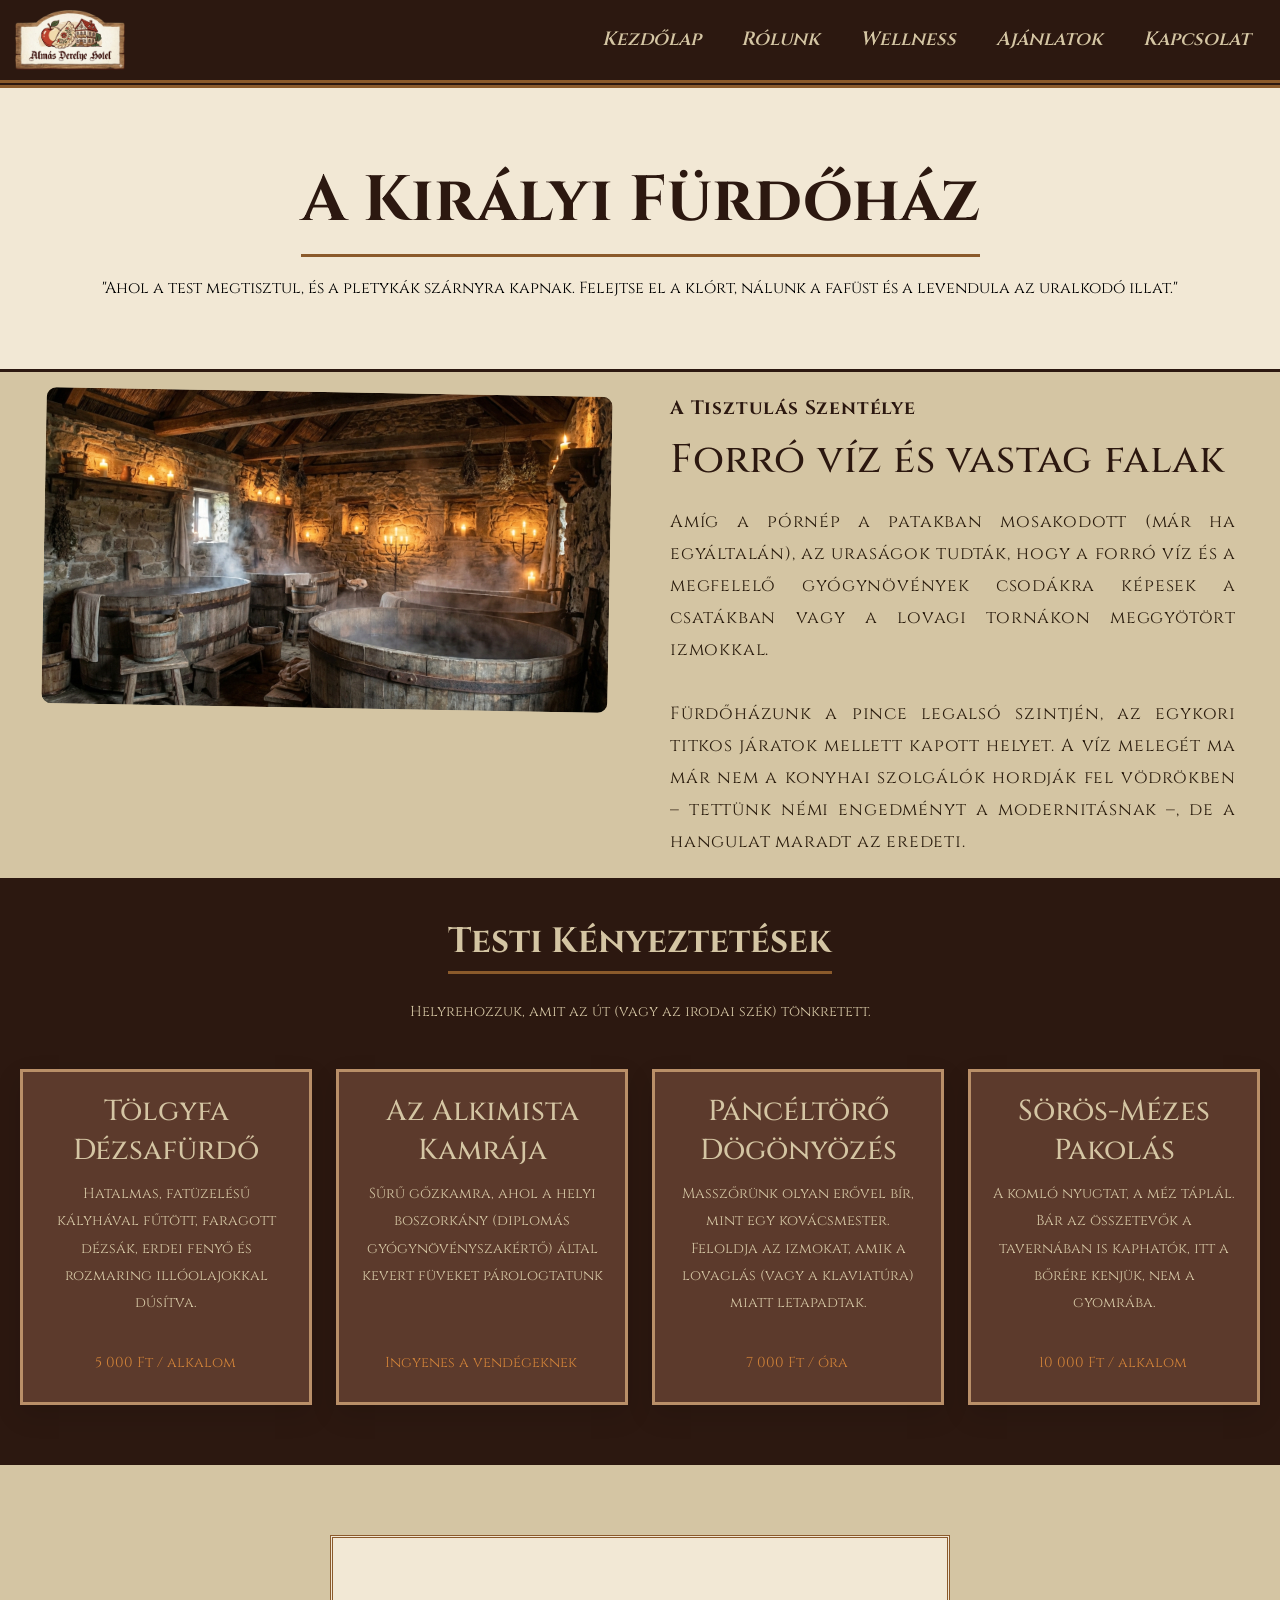
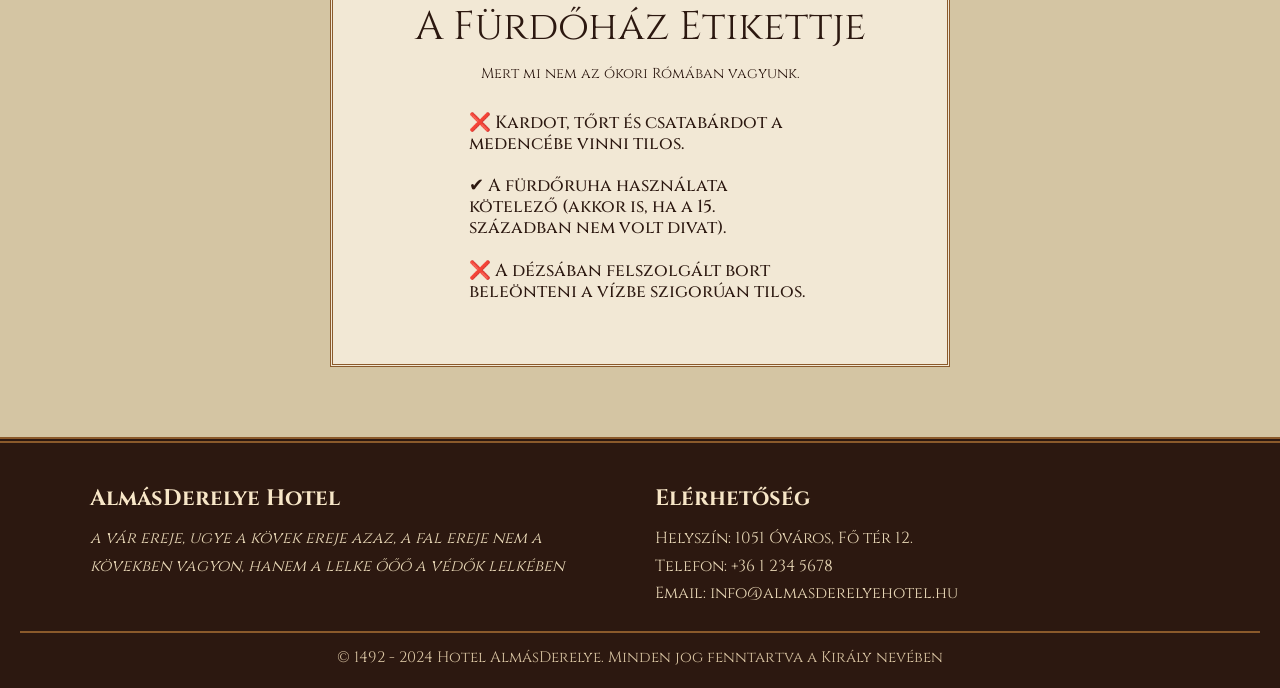
<file: wellness.html>
<!DOCTYPE html>
<html lang="hu">
    <head>
        <meta charset="UTF-8">
        <meta name="viewport" content="width=device-width, initial-scale=1.0">
        <link rel="icon" href="images/favicon.ico" type="image/x-icon">
        <link rel="stylesheet" href="css/alap.css">
        <link rel="stylesheet" href="css/wellness.css">
        <title>Wellness - AlmásDerelye Hotel</title>
    </head>
    <body>

        <nav class="navbar">
            <div class="navbar-container">
                <a href="#" class="logo">
                    <img src="images/hatternelkul.png" alt="Logó">
                </a>

                <input type="checkbox" id="menu-toggle" class="menu-toggle">
                <label for="menu-toggle" class="hamburger">
                    <span></span>
                    <span></span>
                    <span></span>
                </label>

                <ul class="nav-links">
                    <li><a href="fooldal.html">Kezdőlap</a></li>
                    <li><a href="rolunk.html">Rólunk</a></li>
                    <li><a href="wellness.html">Wellness</a></li>
                    <li><a href="ajanlatok.html">Ajánlatok</a></li>
                    <li><a href="kapcsolat.html">Kapcsolat</a></li>
                </ul>
            </div>
        </nav>

        <!-- Cím részleg -->
        <div class="CimSzal">
            <h1>A Királyi Fürdőház</h1>
            <p>"Ahol a test megtisztul, és a pletykák szárnyra kapnak. Felejtse el a klórt, nálunk a fafüst és a levendula az uralkodó illat."</p>
        </div>

        <!-- Tisztulas -->
        <div class="Tisztulas">
            <div class="Tisztulas-Kep">
                <img src="images/dezsa.jpeg" alt="Térkép">
            </div>
            <div class="Tisztulas-Szoveg">
                <h3>A Tisztulás Szentélye</h3>
                <h1>Forró víz és vastag falak</h1>
                <p class="Szoveg-mese">
                    Amíg a pórnép a patakban mosakodott (már ha egyáltalán), az uraságok tudták,
                    hogy a forró víz és a megfelelő gyógynövények csodákra képesek a csatákban
                    vagy a lovagi tornákon meggyötört izmokkal.
                </p>
                <br>
                <p class="Szoveg-mese">
                    Fürdőházunk a pince legalsó szintjén, az egykori titkos járatok mellett kapott helyet.
                    A víz melegét ma már nem a konyhai szolgálók hordják fel vödrökben –
                    tettünk némi engedményt a modernitásnak –, de a hangulat maradt az eredeti.
                </p>
            </div>
        </div>

        <!-- 4 kartya szolgaltatas -->
        <div class="Szolgaltatasok">
            <h2 class="kartya-cim">Testi Kényeztetések</h2>
            <p class="kartya-kisebb">Helyrehozzuk, amit az út (vagy az irodai szék) tönkretett.</p>
            <div class="kartya-lista">
                <!-- 1 -->
                <div class="kartya">
                    <div class="kartya-tartalom">
                        <h3>Tölgyfa Dézsafürdő</h3>
                        <p>Hatalmas, fatüzelésű kályhával fűtött, faragott dézsák, erdei fenyő és rozmaring illóolajokkal dúsítva.</p>
                    </div>
                    <div class="kartya-ar">
                        <p>5 000 Ft / alkalom</p>
                    </div>
                </div>

                <!-- 2 -->
                <div class="kartya">
                    <div class="kartya-tartalom">
                        <h3>Az Alkimista Kamrája</h3>
                        <p>Sűrű gőzkamra, ahol a helyi boszorkány (diplomás gyógynövényszakértő) által kevert füveket párologtatunk</p>
                    </div>
                    <div class="kartya-ar">
                        <p>Ingyenes a vendégeknek</p>
                    </div>
                </div>

                <!-- 3 -->
                <div class="kartya">
                    <div class="kartya-tartalom">
                        <h3>Páncéltörő Dögönyözés</h3>
                        <p>Masszőrünk olyan erővel bír, mint egy kovácsmester. Feloldja az izmokat, amik a lovaglás (vagy a klaviatúra) miatt letapadtak.</p>
                    </div>
                    <div class="kartya-ar">
                        <p>7 000 Ft / óra</p>
                    </div>
                </div>

                <!--4 -->
                <div class="kartya">
                    <div class="kartya-tartalom">
                        <h3>Sörös-Mézes Pakolás</h3>
                        <p>A komló nyugtat, a méz táplál. Bár az összetevők a tavernában is kaphatók, itt a bőrére kenjük, nem a gyomrába.
                        </p>
                    </div>
                    <div class="kartya-ar">
                        <p>10 000 Ft / alkalom
                        </p>
                    </div>
                </div>

            </div>
        </div>


                <!-- Fürdő etikett   -->
        <div class="FurdoEtikettFo">
            <div class="FurdoEtikett">
                <h3 class="FurdoEtikett-cim">A Fürdőház Etikettje</h3>
                <p class="FurdoEtikett-alcim">Mert mi nem az ókori Rómában vagyunk.</p>
                <h2>❌ Kardot, tőrt és csatabárdot a medencébe vinni tilos.</h2>
                <br>
                <h2>✔ A fürdőruha használata kötelező (akkor is, ha a 15. században nem volt divat).</h2>
                <br>
                <h2>❌ A dézsában felszolgált bort beleönteni a vízbe szigorúan tilos.</h2>
            </div>
        </div>
        <!-- FOOTER RÉSZLEG -->
        <footer class="footer">
            <div class="footer-tartalom">
                <div class="footer-oszlop">
                    <h3>AlmásDerelye Hotel</h3>
                    <p class="footer-idezet">a vár ereje, ugye a kövek ereje azaz, a fal ereje nem a kövekben vagyon, hanem a lelke őőő a védők lelkében</p>
                </div>
                <div class="footer-oszlop">
                    <h3>Elérhetőség</h3>
                    <p>Helyszín: 1051 Óváros, Fő tér 12.</p>
                    <p>Telefon: +36 1 234 5678</p>
                    <p>Email: info@almasderelyehotel.hu</p>
                </div>
            </div>
            <div class="footer-jog">© 1492 - 2024 Hotel AlmásDerelye. Minden jog fenntartva a Király nevében</div>
        </footer>

    </body>
</html>
</file>
<file: css/alap.css>
@import url('https://fonts.googleapis.com/css2?family=Cinzel:wght@400;700;900&family=Cormorant+Garamond:ital,wght@0,400;0,600;0,700;1,400&display=swap');


*{
    margin:0;
    padding: 0;
    font-family: 'Cinzel', serif;
    box-sizing: border-box;
}

body{
    background-color: #fff4e0;;
}

/* ===== NAVBAR ===== */
.navbar {
  background-color: #2c1810;
  border-bottom: 8px double #8b5a2b;
}

.navbar-container {
  margin: 0 auto;
  display: flex;
  align-items: center;
  justify-content: space-between;
  flex-wrap: wrap;
  padding: 0 10px;
}

/* ===== LOGÓ ===== */
.logo img {
  max-height: 80px;
  display: block;
  padding: 10px 5px;
}

/* ===== LINKEK ===== */
.nav-links {
  list-style: none;
  display: flex;
  justify-content: right;
  align-items: center;
  flex-grow: 1;
}

.nav-links li a {
  display: block;
  color: #d4c5a3;
  text-decoration: none;
  padding: 14px 20px;
  font-size: larger;
  font-weight: 600;
  font-style: italic;
  border-bottom: 3px solid transparent;
  transition: 0.3s;
}

.nav-links li a:hover {
  color: #ffffff;
  border-bottom: 3px solid #e9b10a;
}

/* ===== HAMBURGER IKON ===== */
.hamburger {
  display: none;
  cursor: pointer;
  flex-direction: column;
  gap: 5px;
  padding: 10px;
}

.hamburger span {
  display: block;
  width: 25px;
  height: 3px;
  background-color: #d4c5a3;
  border-radius: 2px;
}

/* ===== REJTETT CHECKBOX ===== */
.menu-toggle {
  display: none;
}

/* ===== RESZPONZÍV – 980px ALATT ===== */
@media (max-width: 980px) {

  .hamburger {
    display: flex;
  }

  .nav-links {
    display: none;
    flex-direction: column;
    width: 100%;
  }

  .nav-links li a {
    border-top: 1px solid #8b5a2b;
    border-bottom: none;
  }

  .nav-links li a:hover {
    color: #ffffff;
    border-bottom: none;
    background-color: #3d2518;
  }

  .menu-toggle:checked ~ .nav-links {
    display: flex;
  }
}


/* Footer */

.footer{
    background-color: #2c1810;
    color: #f2e8d5;
    padding: 40px 20px 20px;
    border-top: 6px double #8b5a2b;
}

.footer-tartalom{
    display: flex;
    justify-content: space-around;
    gap: 30px;
    max-width: 1100px;
    margin: 0 auto;
}

.footer-oszlop{
    flex: 1;
}

.footer-oszlop h3{
    margin-bottom: 12px;
    font-size: 1.4rem;
    color: #f7e6c7;
}

.footer-oszlop p{
    font-size: 1rem;
    line-height: 1.7;
    color: #e7d6b5;
}

.footer-idezet{
    font-style: italic;
}

.footer-jog{
    text-align: center;
    margin-top: 24px;
    padding-top: 14px;
    border-top: 2px solid #8b5a2b;
    font-size: 0.95rem;
    color: #d9c4a2;
}

/* 980 pixelnél legyen jó */

@media (max-width: 980px){
    .footer-tartalom{
        flex-direction: column;
        text-align: center;
    }
}
</file>
<file: css/ajanlatok.css>
.CimSzal{
    background-color: #f2e8d5;
    padding: 70px 20px;
    text-align: center;
    border-bottom: #2c1810 3px solid;
}

.CimSzal h1{
    font-size: 4rem;
    color: #2c1810;
    margin-bottom: 20px;
    border-bottom: 3px solid #8b5a2b;
    display: inline-block;
    padding-bottom: 10px;
}

/* Ajánlataink */

.Ajanlatok{
    padding: 40px 20px 60px;
    background-color: #d4c5a3;
    text-align: center;
}

.kartya-lista{
    display: flex;
    gap: 50px;
    align-items: stretch;
    justify-content: center;
    flex-wrap: nowrap;
    margin-top: 50px;
}

.kartya{
    background-color: #f2e8d5;
    border: 4px double #b98f68;
    box-shadow: 0 10px 25px rgba(0, 0, 0, 0.12);
    overflow: hidden;
    display: flex;
    flex-direction: column;
    width: 500px;
}

.kartya-kiemelt{
    width: 500px;
    transform: translateY(-12px);
    border-width: 3px;
}

.kartya-kiemelt .elokelo{
    position: absolute;
    top: 10px;
    left: 10px;
    background-color: #a31111;
    color: #f2e8d5;
    padding: 5px 10px;
    font-size: 0.9rem;
    font-weight: 700;
} 

.kartya-kep img{
    width: 100%;
    height: 250px;
    object-fit: cover;
    display: block;
}

.kartya-tartalom{
    padding: 20px;
    flex: 1;
}

.kartya-tartalom h3{
    margin-bottom: 15px;
    padding-bottom: 25px;
    font-size: 1.5rem;
    color: #2c1810;
    border-bottom: 3px solid #8b5a2b;
    display: inline-block;
}

.kartya-tartalom p{
    font-size: 1rem;
    line-height: 1.6;
    color: #2b1d0e;
}

.pipalista{
    list-style: none;
    margin: 15px 0 0;
    padding-top: 40px;
    text-align: left;
    padding-left: 15%;
}

.pipalista li{
    position: relative;
    padding-left: 25px;
    margin-bottom: 10px;
    color: #2b1d0e;
    line-height: 1.5;
}

.pipalista li::before{
    content: "✔";
    position: absolute;
    left: 0;
    top: 0;
    color: #8b5a2b;
    font-weight: 700;
}

.kartya-ar{
    padding: 16px 18px;
    border-top: 4px double #b98f68;
    background-color: #e7d6b5;
    display: flex;
    flex-direction: column;
    justify-content: center;
    align-items: center;
    text-align: center;
    gap: 12px;
    font-size: 1.05rem;
}

.kartya-ar p{
    color: #2c1810;
}

.kartya-ar strong{
    font-size: 1.3rem;
}

.kartya-kiemelt .kartya-gomb{
    background-color: #a31111;
    border-color: #a31111;
}

.kartya-kiemelt .kartya-gomb:hover{
    background-color: #3f0505;
}

.kartya-gomb{
    border: 2px solid #8b5a2b;
    background-color: #8b5a2b;
    color: #f2e8d5;
    width: 70%;
    padding: 8px 16px;
    font-size: 0.95rem;
    font-weight: 700;
    cursor: pointer;
    transition: background-color 0.2s ease;
}

.kartya-gomb:hover{
    background-color: #a6784c;
}

/*Egyedi Ajánlat*/

.EgyediAjanlat{
    background-color: #4e2b1d;
    padding: 60px 20px;
    text-align: center;
    border-top: #2c1810 3px solid;
    color: #d4c5a3;
}

.EgyediAjanlat h2{
    font-size: 2.5rem;
    margin-bottom: 20px;
    font-weight: 500;
}

.EgyediAjanlat p{
    font-size: 1.1rem;
    margin-bottom: 30px;
    line-height: 1.6;
    padding: 0 25%;
}

.EgyediAjanlat-gomb{
    border: 2px solid #f2e8d5;
    background-color: #4e2b1d ;
    color: #f2e8d5;
    width: 20%;
    padding: 8px 16px;
    font-size: 0.95rem;
    font-weight: 700;
    cursor: pointer;
    transition: background-color 0.5s ease, color 0.5s ease;
}

.EgyediAjanlat-gomb:hover{
    background-color: #f2e8d5;
    color: #4e2b1d;
}

/* 980 pixelnél legyen jó */

@media (max-width: 980px){
    .kartya-lista{
        flex-direction: column;
        align-items: center;
    }

    .kartya, .kartya-kiemelt{
        width: min(150vw, 480px);
        transform: none;
    }
    .EgyediAjanlat p{
        padding: 0 10%;
    }
    .EgyediAjanlat-gomb{
        width: 40%;
    }

}
</file>
<file: css/fooldal.css>
/* Fejléc alatti nagy rész, ami arra szolgál, hogy legyen egy nagy kép animációval */

.nagykep img{
    width: 100%;
    height: 700px;
    object-fit: cover;
    opacity: 90%;
    transition: 0.5s;
}

.nagykep img:hover{
    opacity: 100%;
    transition: 0.5s;
}

/* kettéválasztott, egyik szöveg, másik kép */

.Fogadoforesz{
    display: flex;
    justify-content: space-between;
    align-items: center;
    padding: 20px;
    gap: 20px;
}

.Fogadoforesz .bal{
    flex: 1;
    padding: 20px;
}

.Fogadoforesz .bal p{
    font-size:1.2rem;
    line-height: 1.6;
}

.Fogadoforesz .jobb{
    flex: 1;
    padding: 20px;
}

.Fogadoforesz .jobb img {
    max-width: 100%; 
    height: auto; 
    border-radius: 10px;
    box-shadow: 0 4px 8px rgba(0, 0, 0, 0.2);
    transition: 0.3s;
}

.Fogadoforesz .jobb img:hover {
    filter: brightness(1.2);
    transition: 0.3s;
}

.balindex{
    color: #2b1d0e;
    font-weight: 550;
}

.bal h1{
    font-weight: 700;
    font-size: xx-large;
    border-bottom: 4px solid #8b5a2b;
    border-radius: 5px;
}

.balkisebb{
    color: #2b1d0e;
    font-style: normal;
}

.balidezet{
    font-style: italic;
}



/* Ajánlataink */

.PihenoForesz{
    padding: 40px 20px 60px;
    background-color: #d4c5a3;
}

.kartya-cim{
    text-align: center;
    font-size: 2.2rem;
    color: #2c1810;
    margin-bottom: 8px;
    border-bottom: 3px solid #8b5a2b;
    display: inline-block;
    padding-bottom: 6px;
}

.kartya-kisebb{
    text-align: center;
    font-size: 0.9rem;
    color: #2b1d0e;
    padding: 20px;
    margin-bottom: 28px;
}

.PihenoForesz{
    text-align: center;
}

.kartya-lista{
    display: flex;
    gap: 24px;
    align-items: stretch;
    justify-content: center;
    flex-wrap: nowrap;
}

.kartya{
    background-color: #f2e8d5;
    border: 4px double #b98f68;
    border-radius: 14px;
    box-shadow: 0 10px 25px rgba(0, 0, 0, 0.12);
    overflow: hidden;
    display: flex;
    flex-direction: column;
    width: 360px;
    transition: transform 0.3s, box-shadow 0.3s;
}

.kartya:hover{
    transform: translateY(-6px);
    box-shadow: 0 16px 30px rgba(0, 0, 0, 0.18);
}

.kartya-kiemelt{
    width: 400px;
    transform: scale(1.04);
    border-width: 3px;
}

.kartya-kiemelt:hover{
    transform: scale(1.06) translateY(-6px);
}

.kartya-kep img{
    width: 100%;
    height: 230px;
    object-fit: cover;
    display: block;
}

.kartya-tartalom{
    padding: 20px;
    flex: 1;
}

.kartya-tartalom h3{
    margin-bottom: 10px;
    font-size: 1.5rem;
    color: #2c1810;
}

.kartya-tartalom p{
    font-size: 1rem;
    line-height: 1.6;
    color: #2b1d0e;
}

.kicsibarna{
    color: #c5a27d;
    font-weight: 700;
}

.kartya-ar{
    padding: 16px 18px;
    border-top: 4px double #b98f68;
    background-color: #e7d6b5;
    display: flex;
    justify-content: center;
    align-items: center;
    text-align: center;
    gap: 10px;
    font-size: 1.05rem;
}

.kartya-ar p{
    color: #2c1810;
}

.kartya-ar strong{
    font-size: 1.3rem;
}

/* kockás rész  */

.Kocka{
    margin: 0px;
}

.Kocka .fenti,.Kocka .also{
    display: grid;
    grid-template-columns: 1fr 1fr;
    min-height: 260px;
}

.Kocka .fenti{
    background-color: #2b140f;
    color: #e8d3aa;
}

.Kocka .also{
    background-color: #f2e8d5;
    color: #2c1810;
}

.Kocka .bal-kep, .Kocka .jobb-kep{
    padding: 0;
}

.Kocka .bal-kep img, .Kocka .jobb-kep img{
    width: 100%;
    height: 100%;
    min-height: 260px;
    object-fit: cover;
    display: block;
    transition: 0.3s;
}

.Kocka .jobb-kep img:hover {
    filter: brightness(1.2);
    transition: 0.3s;
}

.Kocka .bal-kep img:hover {
    filter: brightness(1.2);
    transition: 0.3s;
}


.Kocka .jobb-szoveg, .Kocka .bal-szoveg{
    display: flex;
    align-items: center;
    justify-content: center;
    text-align: left;
    padding: 36px 44px;
    flex-direction: column;
    align-items: flex-start;
    gap: 12px;
    margin: 0 100px;
    font-size: 1.05rem;
    line-height: 1.7;
}

.Kocka .jobb-szoveg h1, .Kocka .bal-szoveg h1{
    margin: 0;
    font-size: 2.2rem;
}

.Kocka .jobb-szoveg p, .Kocka .bal-szoveg p{
    margin: 0;
}

.Kocka .jobb-szoveg ul, .Kocka .bal-szoveg ul{
    margin: 6px 0 0;
    padding-left: 0;
    list-style: none;
    display: grid;
    gap: 8px;
}


/* 980 pixelnél legyen jó */

@media (max-width: 980px){

    .Fogadoforesz{
        flex-direction: column;
        align-items: stretch;
    }

    .Fogadoforesz .bal, .Fogadoforesz .jobb{
        padding: 10px 0;
    }

    .kartya-lista{
        flex-direction: column;
        align-items: center;
    }

    .kartya, .kartya-kiemelt{
        width: min(92vw, 480px);
        transform: none;
    }

    .kartya-kiemelt:hover{
        transform: translateY(-6px);
    }

    .Kocka .fenti, .Kocka .also{
        grid-template-columns: 1fr;
    }

    .Kocka .jobb-szoveg, .Kocka .bal-szoveg{
        padding: 28px 20px;
        text-align: center;
        align-items: center;
    }

    .Kocka .also .jobb-kep{
        order: 1;
    }

    .Kocka .also .bal-szoveg{
        order: 2;
    }
}
</file>
<file: css/kapcsolat.css>
.CimSzal{
    background-color: #f2e8d5;
    padding: 70px 20px;
    text-align: center;
    border-bottom: #2c1810 3px solid;
}

.CimSzal h1{
    font-size: 4rem;
    color: #2c1810;
    margin-bottom: 20px;
    border-bottom: 3px solid #8b5a2b;
    display: inline-block;
    padding-bottom: 10px;
}

/* Mózes  */

.uzenet{
    background-color: #d4c5a3;
    display: flex;
    flex-direction: row;
    justify-content: space-between;
    align-items: stretch;
    flex-wrap: wrap;
    gap: 20px;
    padding: 24px;
}

.uzenet-bal{
    flex: 2 1 55%;
    padding: 20px;
    background-color:#f2e8d5;
    border: 3px double #8b5a2b;
    display: flex;
    flex-direction: column;
    justify-content: space-between;
}
.nevek {
    display: flex;
    gap: 20px;
}
.nevek div {
    flex: 1; 
}
  
.uzenet-form h1{
    font-weight: 500;
    font-size: 2.5rem;
    color: #2b1d0e;
    border-bottom: 3px solid #8b5a2b;
    text-align: center;
}

.uzenet-form p {
    display: block;
    font-size: 11px;
    font-weight: bold;
    color: #6d4c41;
    margin-top: 20px;
}

.uzenet input{
    width: 100%;
    border: none;
    border-bottom: 1px solid #8d6e63;
    background: transparent;
    padding: 8px 0;
    font-family: 'Times New Roman', serif;
    font-size: 18px;
    font-style: italic;
    outline: none;
}

.uzenet textarea{
    width: 100%;
    border: none;
    border-bottom: 1px solid #8d6e63;
    background: transparent;
    padding: 8px 0;
    font-family: 'Times New Roman', serif;
    font-size: 18px;
    font-style: italic;
    outline: none;
}

button{
    background-color: #2b1d0e;
    color: #d4c5a3;
    border: none;
    padding: 10px 20px;
    font-size: 18px;
    cursor: pointer;
    transition: 0.3s ease;
    display: block;
    margin: 30px auto 0;
}

button:hover{
    background-color: #462f17;
    color: #fff;
}

.uzenet-jobb{
    color: #d4c5a3;
    flex: 1 1 25%;
    padding: 20px;
    background-color:#2b1d0e;
    border: 3px double #8b5a2b;
    display: flex;
    flex-direction: column;
    align-self: stretch;
    gap: 10px;
}

.uzenet-jobb h2{
    color: #d4c5a3;
    margin-bottom: 20px;
    padding-bottom: 10px;
    font-weight: 500 ;
}

.uzenet-jobb p{
    color: #ffffff;
    font-size: 20px;
    padding-left: 30px;
}

.uzenet-jobb h3{
    color: #d4c5a3;
    padding-left: 30px;
    margin-top: 20px;
    font-weight: 500 ;
}

.uzenet-jobb img {
    width: 100%;
    display: block;
    margin-top: auto;
    object-fit: cover;
}

@media (max-width: 980px) {
    .uzenet {
        flex-direction: column;
    }

    .uzenet-bal,
    .uzenet-jobb {
        flex: 1 1 100%;
        width: 100%;
    }
}
</file>
<file: css/rolunk.css>
.CimSzal{
    background-color: #f2e8d5;
    padding: 70px 20px;
    text-align: center;
    border-bottom: #2c1810 3px solid;
}

.CimSzal h1{
    font-size: 4rem;
    color: #2c1810;
    margin-bottom: 20px;
    border-bottom: 3px solid #8b5a2b;
    display: inline-block;
    padding-bottom: 10px;
}


/* TÖRTÉNET SZÁL  */

.TortenetSzal{
    background-color: #d4c5a3;
    display: flex;
    justify-content: space-between;
    align-items: flex-start;
    gap: 20px;
    padding: 0 24px;
}

.TortenetSzal-Kep, .TortenetSzal-Szoveg{
    flex: 1 1 50%;
    padding: 20px;
}

.TortenetSzal-Kep img{
    display: block;
    max-width: 100%;
    height: auto;
    border-radius: 10px;
}

.Kep-alairas{
    text-align: center;
    font-style: italic;
    color: #2b1d0e;
    margin-top: 8px;
}

.TortenetSzal-Szoveg{
    text-align: justify;
    color: #2b1d0e;
    font-size: 1.1rem;
    line-height: 1.6;
    align-items: center;
    line-height: 2rem;
    letter-spacing: 0.05rem;
}

.TortenetSzal-Szoveg h1{
    font-weight: 500;
    font-size: 2.5rem;
    color: #2c1810;
    margin-bottom: 20px;
    border-bottom: 3px solid #8b5a2b;
    display: inline-block;
    padding-bottom: 10px;
}

.Szoveg-mese:first-of-type::first-letter {
    font-size: 3.5rem; 
    font-weight: bold; 
    float: left; 
    line-height: 1; 
    margin-right: 10px; 
    font-family: "Times New Roman", serif; 
}

.TortenetSzal-idezet {
    background-color: #f2e8d5;
    border-left: 4px solid #8b5a2b;
    padding: 20px;
    margin-top: 30px;
    font-style: italic;
    color: #2b1d0e;
    font-size: 0.8rem;
}

/* FELSZOLGÁLÓK  */

.Felszolgalok{
    background-color: #2c1810;
    padding: 90px 20px;
    text-align: center;
    border-top: #2c1810 3px solid;
    color: #e8d3aa    ;
}

.Felszolgalok-cim{
    font-size: 3rem;
    color: #e8d3aa;
    font-weight: 500;
    margin-bottom: 20px;
    padding-bottom: 10px;
}

.Felszolgalok-kisebb {
    text-align: center;
    font-size: 0.8rem;
    margin-bottom: 60px;
    margin-top: 20px;
}

.Felszolgalok-kartya-lista {
    display: flex;
    justify-content: space-between;
    gap: 20px;
    flex-wrap: wrap;
}

.Felszolgalok-kartya {
    flex: 1 1 calc(33.333% - 20px);
    display: flex;
    flex-direction: column;
    align-items: center;
    text-align: center;
}

.kartya-kicsi{
    color: #8b5a2b;
}

.kartya-leiras{
    font-size: 0.9rem;
    margin-top: 10px;
    font-weight: 400;
}

.kartya-kep img {
    width: 200px;
    height: 200px;
    border-radius: 50%;
    object-fit: cover;
    border: 4px solid #b98f68;  
}

.kartya-tartalom h3{
    font-size: 1.5rem;
    color: #e8d3aa;
    margin-top: 15px;
    margin-bottom: 10px;
    font-weight: 500;
}

/* Ház szabályai  */

.HazSzabalyaiFo{
    background-color: #d4c5a3;
    padding: 70px 20px;
}

.HazSzabalyai{
    align-items: center;
    gap: 20px;
    background-color:#f2e8d5;
    border: 3px double #8b5a2b;
    margin: 0 20%;
    padding: 5%;
    rotate: 1.5deg;
}

.HazSzabalyai h2{
    display: flex;
    align-items: center;
    gap: 10px;
}

.HazSzabalyai-cim{
    font-size: 2.5rem;
    color: #2c1810;
    margin-bottom: 20px;
    text-align: center;
    padding-bottom: 10px;
}

.szam {
    font-size: 3rem; 
    font-weight: 500;
    color:#b98f68; 
    line-height: 1.5; 
    display: inline-block;
    margin-right: 10px; 
    font-family: "Times New Roman", serif; 
}
.HazSzabalyai h2{
    font-size: 1.5rem;
    color: #2c1810;
    margin-bottom: 10px;
    font-weight: bold;
}




@media (max-width: 980px) {
    .TortenetSzal {
        flex-direction: column;
        align-items: center;
        padding: 0 20px;
    }

    .TortenetSzal-Kep, .TortenetSzal-Szoveg {
        width: 100%;
        max-width: 760px;
        margin: 0 auto;
        padding: 20px 0;
    }

    .TortenetSzal-Kep {
        display: flex;
        flex-direction: column;
        align-items: center;
        text-align: center;
    }

    .TortenetSzal-Kep img {
        width: 100%;
        max-width: 680px;
        margin: 0 auto;
    }

    .Felszolgalok-kartya {
        flex: 1 1 100%;
    }
    .HazSzabalyai{
        margin: 0 10%;
    }
}
</file>
<file: css/wellness.css>
.CimSzal{
    background-color: #f2e8d5;
    padding: 70px 20px;
    text-align: center;
    border-bottom: #2c1810 3px solid;
}

.CimSzal h1{
    font-size: 4rem;
    color: #2c1810;
    margin-bottom: 20px;
    border-bottom: 3px solid #8b5a2b;
    display: inline-block;
    padding-bottom: 10px;
}

/* Tisztulas  */


.Tisztulas{
    background-color: #d4c5a3;
    display: flex;
    justify-content: space-between;
    align-items: flex-start;
    gap: 20px;
    padding: 0 24px;
}

.Tisztulas-Kep, .Tisztulas-Szoveg{
    flex: 1 1 50%;
    padding: 20px;
}

.Tisztulas-Kep img{
    display: block;
    max-width: 100%;
    height: auto;
    border-radius: 10px;
    rotate: +1deg;
}

.Tisztulas-Szoveg{
    text-align: justify;
    color: #2b1d0e;
    font-size: 1.1rem;
    line-height: 1.6;
    align-items: center;
    line-height: 2rem;
    letter-spacing: 0.05rem;
}

.Tisztulas-Szoveg h1{
    font-weight: 500;
    font-size: 2.5rem;
    color: #2c1810;
    margin-bottom: 20px;
    padding-bottom: 10px;
}

.Tisztulas-Szoveg h3{
    font-size: 1.2rem;
    color: #2c1810;
    margin-bottom: 10px;
    padding-bottom: 10px;
}


/* Ajánlataink */

.Szolgaltatasok{
    padding: 40px 20px 60px;
    background-color: #2c1810;
    text-align: center;
}

.kartya-cim{
    text-align: center;
    font-size: 2.2rem;
    color: #d4c5a3;
    margin-bottom: 8px;
    border-bottom: 3px solid #8b5a2b;
    display: inline-block;
    padding-bottom: 6px;
}

.kartya-kisebb{
    text-align: center;
    font-size: 0.9rem;
    color: #d4c5a3;
    padding: 20px;
    margin-bottom: 28px;
}

.kartya-lista{
    display: flex;
    gap: 24px;
    align-items: stretch;
    justify-content: center;
    flex-wrap: nowrap;
}

.kartya{
    background-color: #5c3a2c;
    border: 3px solid #b98f68;
    box-shadow: 0 10px 25px rgba(0, 0, 0, 0.12);
    overflow: hidden;
    display: flex;
    flex-direction: column;
    width: 360px;
    transition: border 0.3s, box-shadow 0.3s, transform 0.3s;
}

.kartya:hover{
    transform: scale(1.02);
    border: 3px solid #cf8138;
    box-shadow: 0 16px 30px rgba(0, 0, 0, 0.18);
}

.kartya-tartalom{
    padding: 20px;
    flex: 1;
}

.kartya-tartalom h3{
    margin-bottom: 10px;
    font-weight: 500;
    font-size: 1.8rem;
    color: #d4c5a3;
}

.kartya-tartalom p{
    font-size: 0.9rem;
    line-height: 1.9;
    color: #d4c5a3;
    font-weight: 400;
}

.kartya-ar{
    padding: 16px 18px 30px 16px;
    display: flex;
    justify-content: center;
    align-items: center;
    text-align: center;
    gap: 10px;
    font-size: 0.9rem;
}

.kartya-ar p{
    color: #cf8138;;
}

/*  FurdoEtikett  */

.FurdoEtikettFo{
    background-color: #d4c5a3;
    padding: 70px 20px;
}

.FurdoEtikett{
    align-items: center;
    gap: 20px;
    background-color:#f2e8d5;
    border: 3px double #8b5a2b;
    margin: 0 25%;
    padding: 5%;
}

.FurdoEtikett h2{
    display: flex;
    align-items: center;
    gap: 10px;
}

.FurdoEtikett-cim{
    font-size: 2.5rem;
    color: #2c1810;
    font-weight: 400;
    text-align: center;
    padding-bottom: 10px;
}

.FurdoEtikett-alcim{
    font-size: 0.9rem;
    text-align: center;
    color: #2c1810; 
    margin-bottom: 20px;
    padding-bottom: 10px;
}

.FurdoEtikett h2{
    font-size: 1.1rem;
    color: #2c1810;
    line-height: 1.3rem;
    margin-bottom: 10px;
    font-weight: 500;
    margin: 0 15%;
}


@media (max-width: 980px) {
    .Tisztulas {
        flex-direction: column;
        align-items: center;
        padding: 0 20px;
    }

    .Tisztulas-Kep, .Tisztulas-Szoveg {
        width: 100%;
        max-width: 760px;
        margin: 0 auto;
        padding: 20px 0;
    }

    .Tisztulas-Kep {
        display: flex;
        flex-direction: column;
        align-items: center;
        text-align: center;
    }

    .Tisztulas-Kep img {
        width: 100%;
        max-width: 680px;
        margin: 0 auto;
    }

    .FurdoEtikett{
        margin: 0 10%;
    }

    .kartya-lista{
        flex-direction: column;
        align-items: center;
    }

    .kartya{
        width: min(92vw, 480px);
        transform: none;
    }

}
</file>
